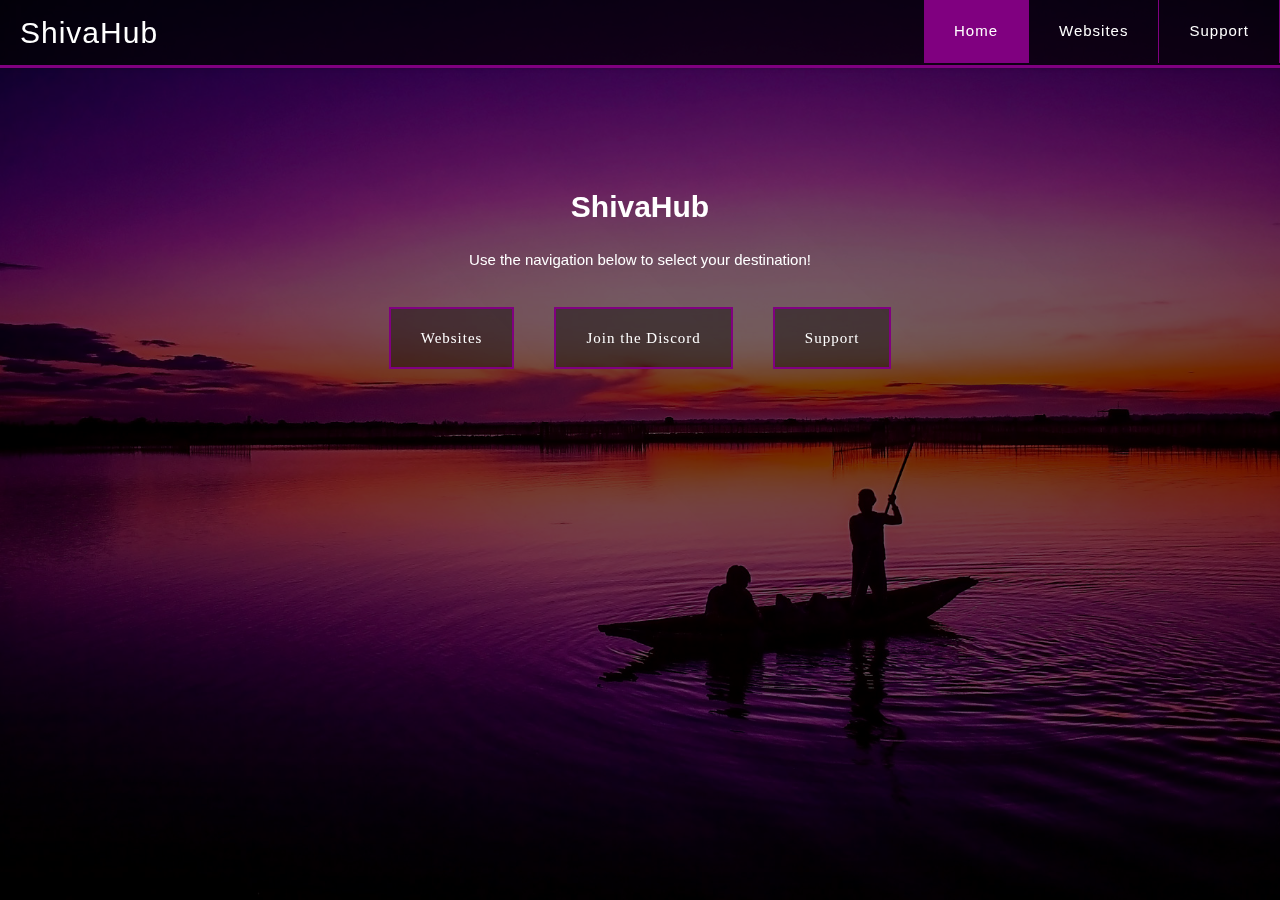
<file: index.html>
<!DOCTYPE html>
<html lang="en">
<head>
  <title>ShivaHub</title>
  <link rel="icon" href="./img/logo.png">
  <meta charset="UTF-8">
  <meta name="description" content="ShivaHub creates the highest quality free open-source anti-censorship services. We also have an extensive arcade and are community-driven.">
  <meta name="author" content="Titanium Network">
  <meta name="viewport" content="width=device-width, initial-scale=1.0">
  <link rel="stylesheet" href="./css/stylesheet.min.css">
  <link href="./font/fontawesome/css/all.css" rel="stylesheet">
  <link href="./img/logo.png" rel="icon" type="image/x-icon" />
  <script src="./js/bubble.js"></script>

</head>
  <body>
    <header class="header container">
      <a href="" class="logo">ShivaHub</a>
      <input class="menu-btn" type="checkbox" id="menu-btn" />
      <label class="menu-icon" for="menu-btn"><span class="navicon"></span></label>
      <ul class="menu">
        <li class="current"><a href="./index.html">Home</a></li>
        <li><a href="websites.html">W<span><h1 style="display:none">...</h1></span><span style='color: white'>ebsit</span>es</a></li>
        <li><a href="support.html">Support</a></li>
      </ul>
    </header>
      <div class="container">
        <div class="mainbodyindex">
          <h1>ShivaHub</h1>
          <p>Use the navigation below to select your destination!</p>
          <table><a href="websites.html" class="button_slide slide_diagonal">Websites</a>
		  <a href="https://discord.gg/5TzTHrk" class="button_slide slide_diagonal">Join the Discord</a>
          <a href="support.html" class="button_slide slide_diagonal">Support</a>
          </table>
      </div>
    </div>
  </body>
</html>
</file>
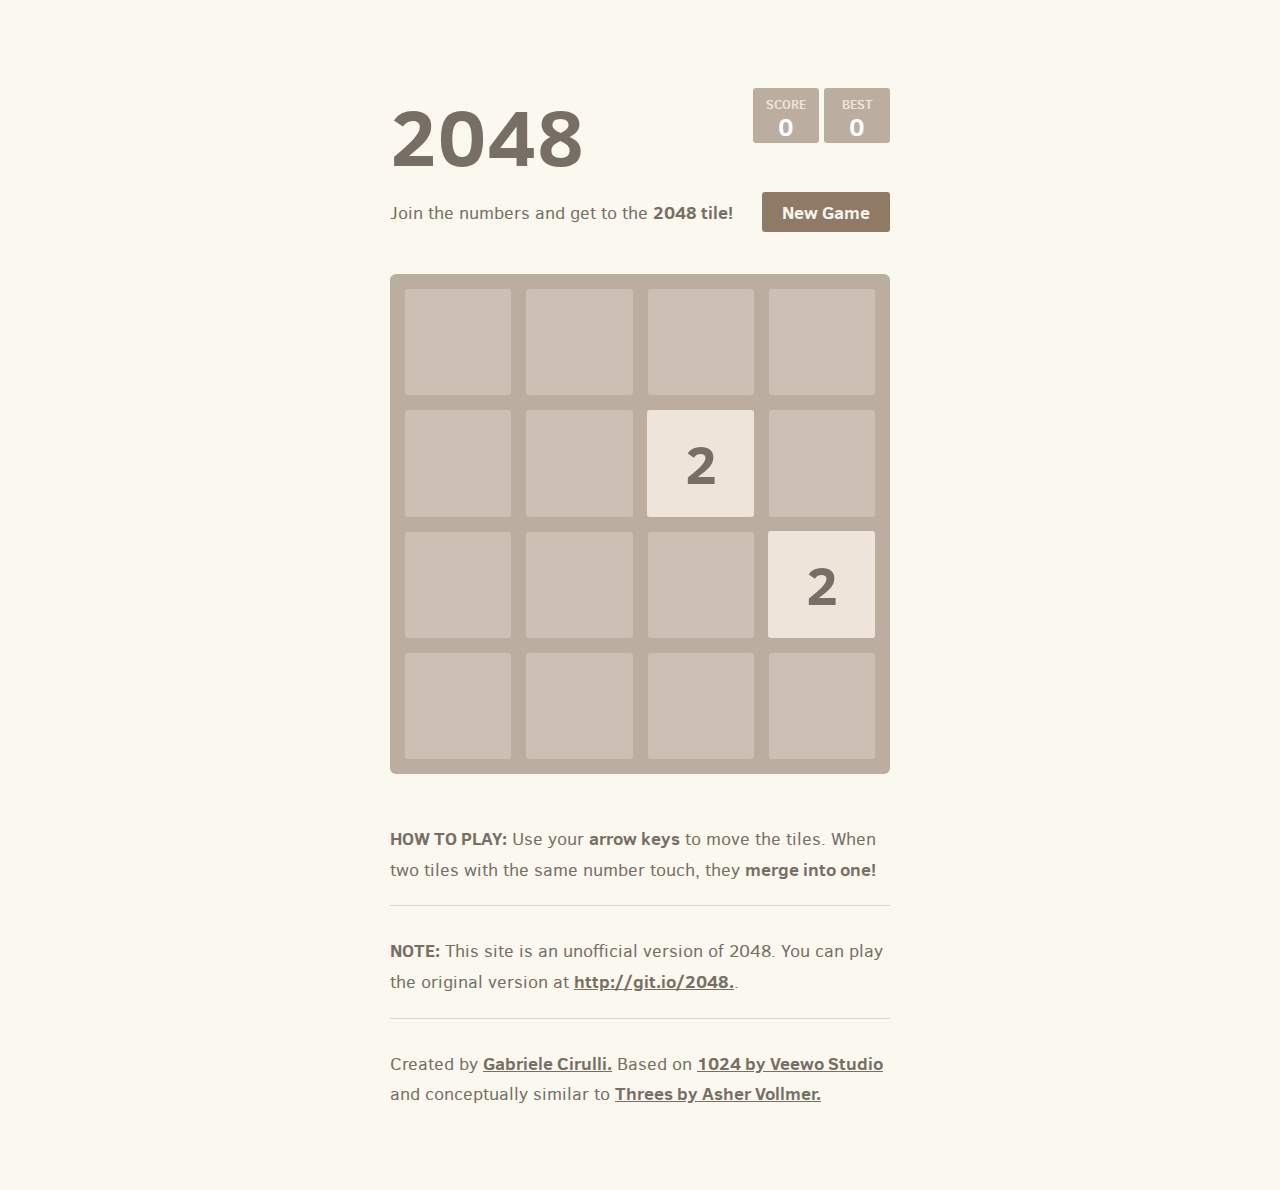
<file: gfiles/html5games/2048/index.html>
<!DOCTYPE html>
<html>
<head>
  <meta charset="utf-8">
  <title>2048</title>

  <link href="style/main.css" rel="stylesheet" type="text/css">
  <link rel="shortcut icon" href="favicon.ico">
  <link rel="apple-touch-icon" href="meta/apple-touch-icon.png">
  <link rel="apple-touch-startup-image" href="meta/apple-touch-startup-image-640x1096.png" media="(device-width: 320px) and (device-height: 568px) and (-webkit-device-pixel-ratio: 2)"> <!-- iPhone 5+ -->
  <link rel="apple-touch-startup-image" href="meta/apple-touch-startup-image-640x920.png"  media="(device-width: 320px) and (device-height: 480px) and (-webkit-device-pixel-ratio: 2)"> <!-- iPhone, retina -->
  <meta name="apple-mobile-web-app-capable" content="yes">
  <meta name="apple-mobile-web-app-status-bar-style" content="black">

  <meta name="HandheldFriendly" content="True">
  <meta name="MobileOptimized" content="320">
  <meta name="viewport" content="width=device-width, target-densitydpi=160dpi, initial-scale=1.0, maximum-scale=1, user-scalable=no, minimal-ui">
</head>
<body>
  <div class="container">
    <div class="heading">
      <h1 class="title">2048</h1>
      <div class="scores-container">
        <div class="score-container">0</div>
        <div class="best-container">0</div>
      </div>
    </div>

    <div class="above-game">
      <p class="game-intro">Join the numbers and get to the <strong>2048 tile!</strong></p>
      <a class="restart-button">New Game</a>
    </div>

    <div class="game-container">
      <div class="game-message">
        <p></p>
        <div class="lower">
	        <a class="keep-playing-button">Keep going</a>
          <a class="retry-button">Try again</a>
        </div>
      </div>

      <div class="grid-container">
        <div class="grid-row">
          <div class="grid-cell"></div>
          <div class="grid-cell"></div>
          <div class="grid-cell"></div>
          <div class="grid-cell"></div>
        </div>
        <div class="grid-row">
          <div class="grid-cell"></div>
          <div class="grid-cell"></div>
          <div class="grid-cell"></div>
          <div class="grid-cell"></div>
        </div>
        <div class="grid-row">
          <div class="grid-cell"></div>
          <div class="grid-cell"></div>
          <div class="grid-cell"></div>
          <div class="grid-cell"></div>
        </div>
        <div class="grid-row">
          <div class="grid-cell"></div>
          <div class="grid-cell"></div>
          <div class="grid-cell"></div>
          <div class="grid-cell"></div>
        </div>
      </div>

      <div class="tile-container">

      </div>
    </div>

    <p class="game-explanation">
      <strong class="important">How to play:</strong> Use your <strong>arrow keys</strong> to move the tiles. When two tiles with the same number touch, they <strong>merge into one!</strong>
    </p>
    <hr>
    <p>
    <strong class="important">Note:</strong> This site is an unofficial version of 2048. You can play the original version at <a href="http://git.io/2048">http://git.io/2048.</a>.
    </p>
    <hr>
    <p>
    Created by <a href="http://gabrielecirulli.com" target="_blank">Gabriele Cirulli.</a> Based on <a href="https://itunes.apple.com/us/app/1024!/id823499224" target="_blank">1024 by Veewo Studio</a> and conceptually similar to <a href="http://asherv.com/threes/" target="_blank">Threes by Asher Vollmer.</a>
    </p>
  </div>

  <script src="js/bind_polyfill.js"></script>
  <script src="js/classlist_polyfill.js"></script>
  <script src="js/animframe_polyfill.js"></script>
  <script src="js/keyboard_input_manager.js"></script>
  <script src="js/html_actuator.js"></script>
  <script src="js/grid.js"></script>
  <script src="js/tile.js"></script>
  <script src="js/local_storage_manager.js"></script>
  <script src="js/game_manager.js"></script>
  <script src="js/application.js"></script>
</body>
</html>
</file>
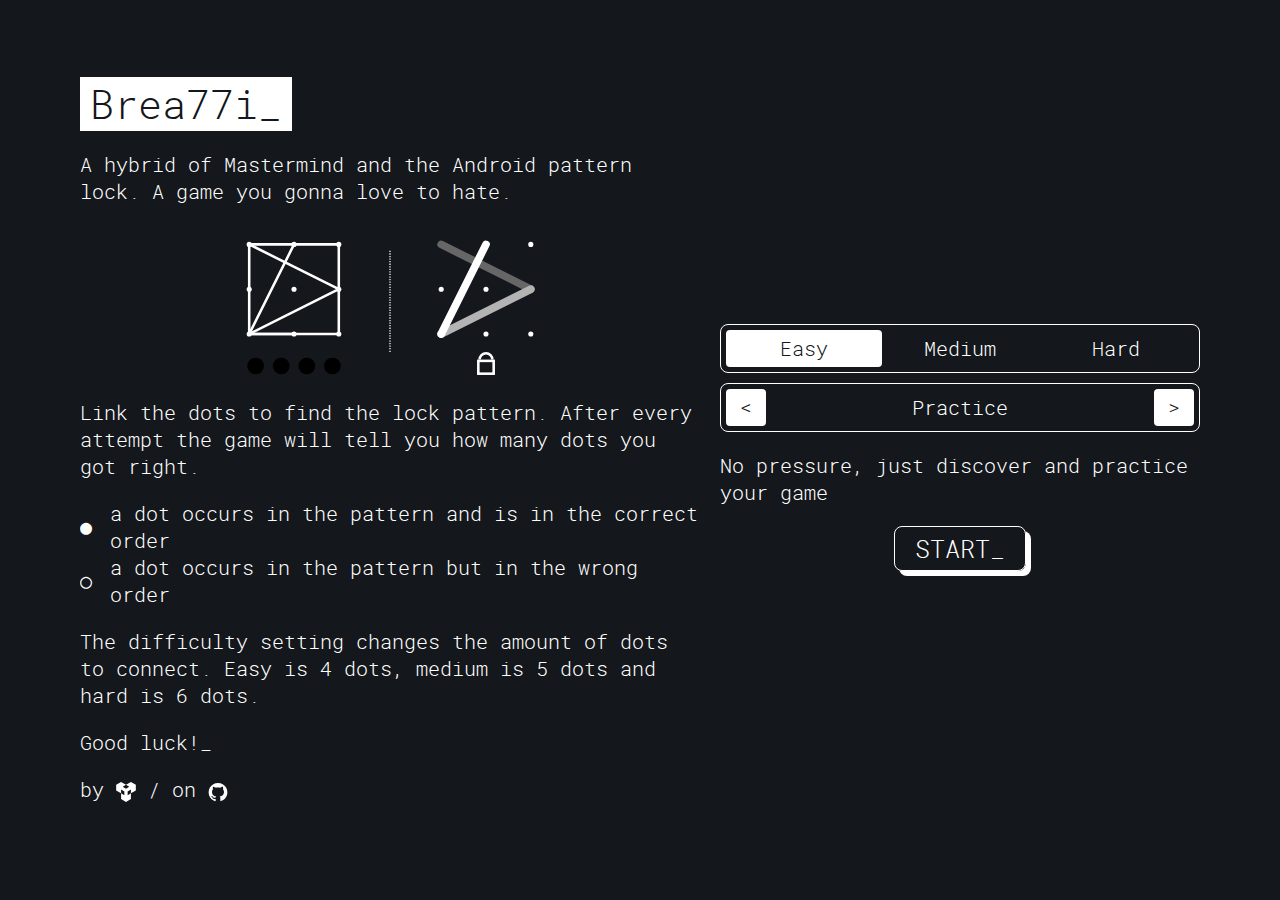
<file: gfiles/html5games/breaklock/index.html>
<!doctype html>
<html>
  <head>
    <title>BreakLock</title>
    <meta http-equiv="X-UA-Compatible" content="IE=edge">

    <link rel="shortcut icon" href="assets/favicon.ico">
    <meta name="theme-color" content="#14171b">

    <link rel="manifest" href="manifest.json">

    <!-- Add to home screen for Safari on iOS -->
    <link rel="apple-touch-icon" href="assets/icons/ios-180x180.png">
    <link rel="apple-touch-startup-image" href="assets/ios-startup/startup-640x1136.png" media="device-width: 375px">
    <link rel="apple-touch-startup-image" href="assets/ios-startup/startup-1080x1920.png" media="device-width: 414px">
    <link rel="apple-touch-startup-image" href="assets/ios-startup/startup-640x1136.png" media="(device-width: 320px) and (device-height: 568px)">
    <link rel="apple-touch-startup-image" href="assets/ios-startup/startup-640x960.png"  media="(device-width: 320px) and (device-height: 480px)">
    
    <meta name="apple-mobile-web-app-title" content="BreakLock">
    <meta name="apple-mobile-web-app-capable" content="yes">
    <meta name="apple-mobile-web-app-status-bar-style" content="black">

    <meta name="HandheldFriendly" content="True">
    <meta name="MobileOptimized" content="320">
    <meta name="viewport" content="width=device-width, initial-scale=1.0, maximum-scale=1, user-scalable=no, minimal-ui">

    <meta name="msapplication-TileImage" content="assets/icons/icon-144x144.png">
    <meta name="msapplication-TileColor" content="#14171b">

    <link rel="stylesheet" type="text/css" href="app.css">
  </head>

  <body>
    <!-- Intro -->
    <p id="app-intro" style="font-family: monospace; color: #fff;">
      $ ./breaklock start<br>
      Loading...
      <style type="text/css">
        body {
          background: #14171b;
        }
      </style>
    </p>

    <!-- Static content -->
    <div style="display: none;">
      <div id="instructions-template">
        <object class="introduction-demo" data="assets/intro.svg" type="image/svg+xml"></object>
        <p>Link the dots to find the lock pattern. After every attempt the game will tell you how many dots you got right.<p>
        <table>
          <tr>
            <td style="width:1.5em;">&#9679;</td>
            <td>a dot occurs in the pattern and is in the correct order</td>
          </tr>
          <tr>
            <td>&#9675;</td>
            <td>a dot occurs in the pattern but in the wrong order</td>
          </tr>
        </table>
        <p>The difficulty setting changes the amount of dots to connect. Easy is 4 dots, medium is 5 dots and hard is 6 dots.</p>
        <p>Good luck!_</p>
        <p class="small">by <a href="https://twitter.com/mxwllt"><svg class="icon"><use xmlns:xlink="http://www.w3.org/1999/xlink" xlink:href="#icon-maxwellito"></use></svg></a> / on <a href="https://github.com/maxwellito/breaklock"><svg class="icon"><use xmlns:xlink="http://www.w3.org/1999/xlink" xlink:href="#icon-github"></use></svg></a></p>
      </div>
    </div>

    <!-- SVG Icon definitions -->
    <svg xmlns="http://www.w3.org/2000/svg" style="display: none;">
      <symbol viewBox="0 0 128 128" id="icon-new_game">
        <path d="M111.5,120.5h-96c-4.418,0-8-3.582-8-8V16c0-3.236,1.949-6.153,4.938-7.391c2.991-1.237,6.432-0.554,8.718,1.734l48.5,48.5 c2.288,2.288,2.972,5.729,1.733,8.719S67.235,72.5,64,72.5H23.5v32h80v-80h-40c-4.418,0-8-3.582-8-8s3.582-8,8-8h48 c4.418,0,8,3.582,8,8v96C119.5,116.918,115.918,120.5,111.5,120.5z M23.5,56.5h21.187L23.5,35.313V56.5z"/>
      </symbol>
      <symbol viewBox="0 0 128 128" id="icon-back_home">
        <path d="M111.5,120.5h-96c-4.418,0-8-3.582-8-8V64c0-2.129,0.849-4.17,2.358-5.672l48.25-48C59.613,8.831,61.681,8.015,63.776,8 c2.123,0.007,4.157,0.858,5.652,2.365l47.875,48.25c1.907,1.922,2.639,4.569,2.196,7.047V112.5 C119.5,116.918,115.918,120.5,111.5,120.5z M23.5,104.5h80v-32h-40c-4.418,0-8-3.582-8-8s3.582-8,8-8h29.165L63.713,27.321 L23.5,67.326V104.5z"/>
      </symbol>
      <symbol viewBox="0 0 128 128" id="icon-continue">
        <path d="M15.5,120c-1.463,0-2.921-0.4-4.207-1.194C8.936,117.348,7.5,114.772,7.5,112V16c0-2.772,1.436-5.348,3.794-6.805 c2.359-1.458,5.304-1.591,7.784-0.35l96,48C117.788,58.2,119.5,60.97,119.5,64s-1.712,5.8-4.422,7.155l-96,48 C17.949,119.72,16.723,120,15.5,120z M23.5,28.944v70.111L93.611,64L23.5,28.944z"/>
      </symbol>
      <symbol viewBox="0 0 120 122" id="icon-maxwellito">
      	<polyline points="30,0 60,17.33 40,28.88 60,40.43 80,28.88 60,17.33 90,0 120,17.33 120,51.98 90,69.29 90,46.20 70,57.75 70,80.84 90,69.29 90,103.93 60,121.26 30,103.93 30,69.29 50,80.84 50,57.75 30,46.2 30,69.29 0,51.98 0,17.33" />
      </symbol>
      <symbol viewBox="0 0 128 128" id="icon-github">
      	<path d="M115.9,35.4c-5.3-9.2-12.6-16.5-21.8-21.8c-9.2-5.4-19.2-8-30.1-8c-10.9,0-20.9,2.7-30.1,8C24.7,18.9,17.4,26.2,12,35.4 c-5.3,9.2-8,19.3-8,30.1c0,13.1,3.8,24.9,11.4,35.3c7.7,10.4,17.5,17.7,29.6,21.7c1.4,0.3,2.5,0.1,3.1-0.5c0.7-0.6,1-1.4,1-2.4 v-4.2l-0.1-7l-1.8,0.3c-1.1,0.3-2.6,0.3-4.4,0.3c-1.7,0-3.6-0.2-5.4-0.5c-1.9-0.3-3.6-1.1-5.3-2.3c-1.6-1.2-2.7-2.8-3.4-4.8 L28,99.5c-0.5-1.2-1.3-2.5-2.5-4c-1.1-1.5-2.2-2.5-3.4-3l-0.5-0.4c-0.4-0.3-0.7-0.5-1-0.9c-0.3-0.4-0.5-0.7-0.7-1.1 c-0.1-0.4,0-0.7,0.4-0.9c0.4-0.3,1.2-0.4,2.2-0.4l1.6,0.3c1,0.2,2.3,0.8,3.8,1.8c1.6,1,2.8,2.4,3.8,4.1c1.2,2.1,2.6,3.7,4.3,4.8 c1.7,1.1,3.4,1.6,5.1,1.6c1.7,0,3.2-0.1,4.5-0.4c1.2-0.2,2.4-0.6,3.5-1.1c0.5-3.5,1.8-6.2,3.8-8c-3-0.3-5.6-0.8-8-1.4 c-2.4-0.7-4.8-1.6-7.3-3.1c-2.5-1.4-4.7-3.1-6.3-5.2c-1.6-2.1-3-4.8-4.1-8.2c-1.1-3.4-1.6-7.3-1.6-11.7c0-6.3,2.1-11.7,6.2-16.1 c-1.9-4.7-1.8-10,0.5-16c1.5-0.4,3.7-0.1,6.7,1.1c3,1.2,5.1,2.2,6.5,3c1.4,0.8,2.5,1.5,3.3,2.1c4.8-1.4,9.9-2,15-2 c5.1,0,10.1,0.7,15,2l3-1.9c2-1.3,4.4-2.5,7.2-3.5c2.7-1,4.9-1.4,6.3-0.8c2.4,5.9,2.6,11.2,0.7,15.9c4.1,4.5,6.2,9.9,6.2,16.1 c0,4.4-0.5,8.3-1.6,11.8c-1,3.4-2.4,6.1-4.1,8.2c-1.7,2-3.8,3.8-6.3,5.1c-2.6,1.5-5,2.5-7.4,3.1c-2.4,0.6-5,1.1-8,1.4 c2.7,2.4,4.1,6.1,4.1,11.1v16.5c0,0.9,0.3,1.7,1,2.4c0.7,0.6,1.6,0.8,3.1,0.5c12-4,21.9-11.2,29.6-21.7 c7.7-10.4,11.4-22.2,11.4-35.3C124,54.7,121.3,44.6,115.9,35.4L115.9,35.4z"/>
      </symbol>
      <symbol viewBox="0 0 128 128" id="icon-facebook">
        <path d="M16,16v96h51.164V74.451h-12.08v-13.99h12.08V50.144c0-11.973,7.312-18.493,17.994-18.493c5.115,0,9.514,0.381,10.795,0.552 v12.514l-7.408,0.003c-5.809,0-6.934,2.76-6.934,6.811v8.932h13.854l-1.803,13.99H81.611V112H112V16H16z"/>
      </symbol>
      <symbol viewBox="0 0 128 128" id="icon-twitter">
      	<path d="M128,24.3c-4.7,2.1-9.8,3.5-15.1,4.1c5.4-3.2,9.6-8.4,11.5-14.5c-5.1,3-10.7,5.2-16.7,6.4 C103,15.2,96.2,12,88.6,12c-14.5,0-26.3,11.8-26.3,26.3c0,2.1,0.2,4.1,0.7,6C41.2,43.2,21.9,32.7,8.9,16.8 C6.7,20.7,5.4,25.2,5.4,30c0,9.1,4.6,17.1,11.7,21.9c-4.3-0.1-8.4-1.3-11.9-3.3v0.3c0,12.7,9.1,23.3,21.1,25.7 c-2.2,0.6-4.5,0.9-6.9,0.9c-1.7,0-3.3-0.2-4.9-0.5c3.3,10.4,13,18,24.5,18.2c-9,7-20.3,11.2-32.6,11.2c-2.1,0-4.2-0.1-6.3-0.4 c11.6,7.5,25.4,11.8,40.2,11.8c48.3,0,74.7-40,74.7-74.7l-0.1-3.4C120,34.2,124.5,29.6,128,24.3z"/>
      </symbol>
    </svg>

    <noscript>
      <!--[if lte IE 6]>
        <p>
          If you read this it's probably because the world has rebooted. I don't know how but you arrived here. I'm sorry you cannot enjoy this little game but you will be able to in the not too distant future. Browsers will become incredibly better. Just before the world turns into chaos due to Nutella production shortages. Scientists will realise too late that Nutella was to humans what pollen is to bees. Don't believe the hype, the end didn't (or won't) happen because the 'left-pad' package got removed from NPM. Good luck.
        </p>
        <p>
          PS: If the world has ended, please tell thejameskyle that I loved him. Only his cat can save the world. (Shut the door)
        </p>
      <![endif]-->  
    </noscript>

    <script src="app.js"></script>
    <script type="text/javascript">

      // Set up service worker
      if ('serviceWorker' in navigator) {
        navigator.serviceWorker
          .register('service-worker.js', {scope: '.'});
      }

      // Easter Egg to get it full black
      // Awesome for OLED screens
      if (localStorage.getItem('isDeepBlack')) {
        document.body.classList.add('deepblack')
      }
    </script>
  </body>
</html>
</file>
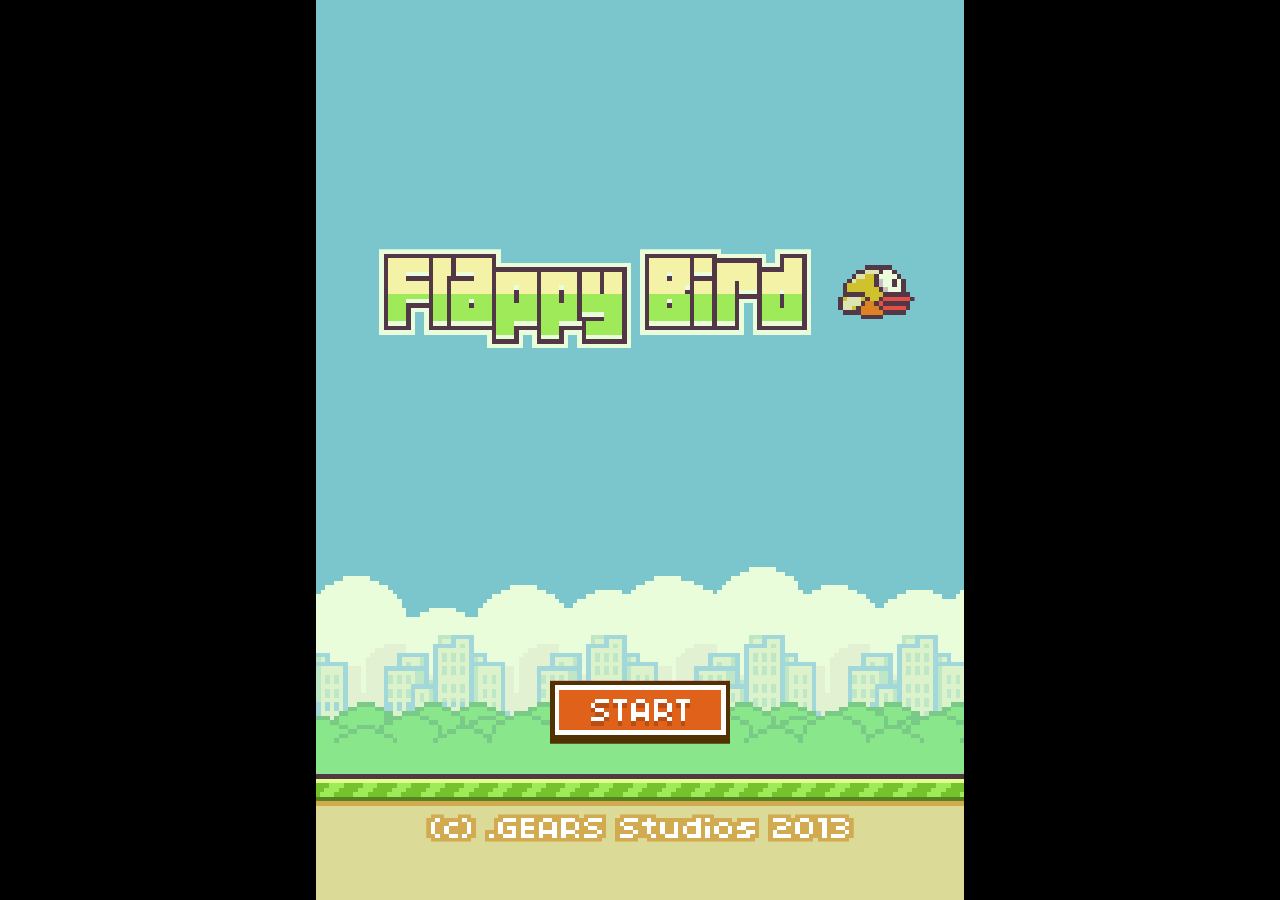
<file: gfiles/html5games/flappybird/index.html>
<!doctype html>
<html>
<head>
    <meta name='viewport' content='width=device-width, initial-scale=1, maximum-scale=1, minimum-scale=1, user-scalable=no' />
    <meta charset='utf-8'>
    <link rel="stylesheet" type="text/css" href="styles.css">
    <link rel="manifest" href="manifest.json">
    <style></style>
    <title>Flappy Bird</title>
    <script src="playcanvas-stable.min.js"></script>
    <script>
        ASSET_PREFIX = "";
        SCRIPT_PREFIX = "";
        SCENE_PATH = "404993.json";
        CONTEXT_OPTIONS = {
            'antialias': true,
            'alpha': false,
            'preserveDrawingBuffer': false,
            'preferWebGl2': true
        };
        SCRIPTS = [ 4554272, 4554207, 4554209, 4554213, 4554214, 4554217, 4554219, 4554270, 4554271, 4554273, 4554276, 4554277, 4554279, 4554281, 4831197 ];
        CONFIG_FILENAME = "config.json";
        INPUT_SETTINGS = {
            useKeyboard: true,
            useMouse: true,
            useGamepads: false,
            useTouch: true
        };
        pc.script.legacy = false;
    </script>
</head>
<body>
    <script src="__start__.js"></script>
    <script src="__loading__.js"></script>
</body>
</html>
</file>
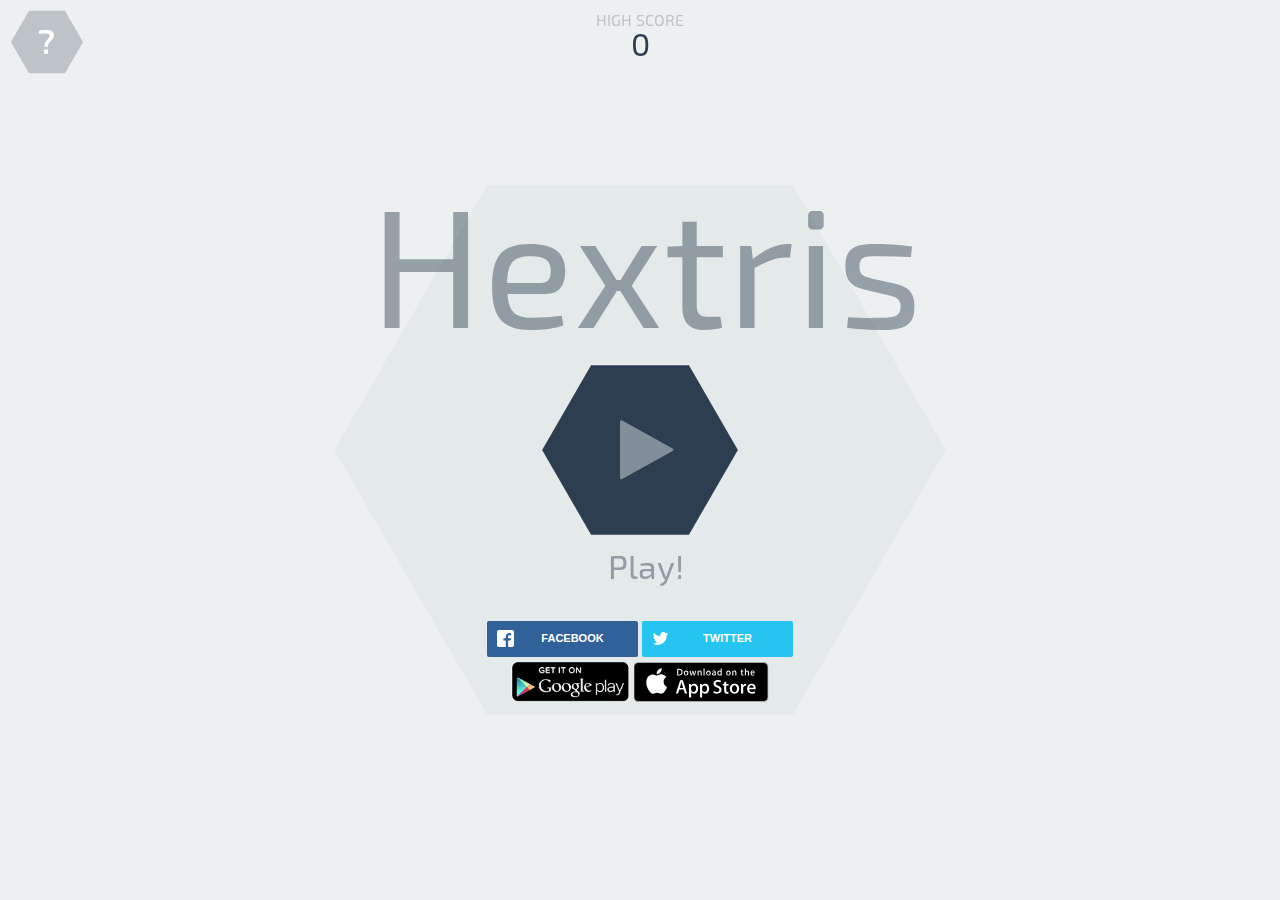
<file: gfiles/html5games/hextris/index.html>
<!DOCTYPE html>
<html lang='en'>
	<head>
		<title>Hextris</title>
		<meta name="apple-itunes-app" content="app-id=903769553"/>
		<meta name="viewport" content="width=device-width, initial-scale=1, maximum-scale=1, user-scalable=0, minimal-ui"/>
		<meta property="og:url" content="http://hextris.github.io/hextris/"/>
		<meta property="og:site_name" content="Hextris"/>
		<meta property="og:title" content="Hextris"/>
		<meta property="og:description" content="An addictive puzzle game inspired by Tetris."/>
		<meta property="og:type" content="website"/>
		<meta property="og:author" content="https://www.facebook.com/hextris"/>
		<meta property="og:image" content="http://hextris.github.io/hextris/images/facebook-opengraph.png"/>
		<meta property="og:image:width" content="1200"/>
		<meta property="og:image:height" content="630"/>
		<meta property="twitter:card" content="summary"/>
		<meta property="twitter:site" content="@hextris"/>
		<meta property="twitter:site:id" content="2742209678"/>
		<meta property="twitter:creator" content="@hextris"/>
		<meta property="twitter:creator:id" content="2742209678"/>
		<meta property="twitter:domain" content="http://hextris.github.io"/>
		<meta property="twitter:title" content="Hextris"/>
		<meta property="twitter:description" content="An addictive puzzle game inspired by Tetris."/>
		<meta property="twitter:image:src" content="http://hextris.github.io/hextris/images/twitter-opengraph.png"/>
		<meta property="twitter:image:width" content="512"/>
		<meta property="twitter:image:height" content="512"/>
		<meta property="twitter:app:id:iphone" content="id903769553">
		<meta property="twitter:app:id:ipad" content="id903769553">
		<meta property="twitter:app:id:googleplay" content="com.hextris.hextris">
		<meta property="twitter:app:country" content="us">
		<meta property="twitter:app:url:iphone" content="itunes.apple.com/us/app/id903769553?mt=8">
		<meta property="twitter:app:url:ipad" content="itunes.apple.com/us/app/id903769553?mt=8">
		<meta property="twitter:app:url:googleplay" content="https://play.google.com/store/apps/details?id=com.hextris.hextris">
		<link rel="icon" type="image/png" href="favicon.ico">
		<link href='http://fonts.googleapis.com/css?family=Exo+2' rel='stylesheet' type='text/css'>
		<link rel="stylesheet" href="style/fa/css/font-awesome.min.css">
		<link rel="stylesheet" type="text/css" href="style/style.css">
		<script type='text/javascript' src="vendor/hammer.min.js"></script>
		<script type='text/javascript' src="vendor/js.cookie.js"></script>
		<script type='text/javascript' src="vendor/jsonfn.min.js"></script>
		<script type='text/javascript' src="vendor/keypress.min.js"></script>
		<script type='text/javascript' src="vendor/jquery.js"></script>
		<script type='text/javascript' src="js/save-state.js"></script>
		<script type='text/javascript' src="js/view.js"></script>
		<script type='text/javascript' src="js/wavegen.js"></script>
		<script type='text/javascript' src="js/math.js"></script>
		<script type='text/javascript' src="js/Block.js"></script>
		<script type='text/javascript' src="js/Hex.js"></script>
		<script type='text/javascript' src="js/Text.js"></script>
		<script type='text/javascript' src="js/comboTimer.js"></script>
		<script type='text/javascript' src="js/checking.js"></script>
		<script type='text/javascript' src='js/update.js'></script>
		<script type='text/javascript' src='js/render.js'></script>
		<script type='text/javascript' src="js/input.js"></script>
		<script type='text/javascript' src="js/main.js"></script>
		<script type='text/javascript' src="js/initialization.js"></script>
		<script type='text/javascript' async src="https://hextris.io/scripts/a.js"></script>
		<script src="vendor/sweet-alert.min.js"></script>
		<link rel="stylesheet" href="style/rrssb.css"/>
	</head>
	<body>
		<canvas id="canvas"></canvas>
		<div id="overlay" class="faded overlay"></div>
		<div id='startBtn' ></div>
		<div id="helpScreen" class='unselectable'>
			<div id='inst_main_body'></div>
		</div>
		<img id="openSideBar" class='helpText' src="./images/btn_help.svg"/>
		<div class="faded overlay"></div>
		<img id="pauseBtn" src="./images/btn_pause.svg"/>
		<img id='restartBtn' src="./images/btn_restart.svg"/>
		<div id='HIGHSCORE'>HIGH SCORE</div>
		<script> (function(i,s,o,g,r,a,m){i['GoogleAnalyticsObject']=r;i[r]=i[r]||function(){ (i[r].q=i[r].q||[]).push(arguments)},i[r].l=1*new Date();a=s.createElement(o), m=s.getElementsByTagName(o)[0];a.async=1;a.src=g;m.parentNode.insertBefore(a,m) })(window,document,'script','//www.google-analytics.com/analytics.js','ga'); ga('create', 'UA-51272720-2', 'auto'); ga('send', 'pageview');
		</script>
		<div id='highScoreInGameText'>
			<div id='highScoreInGameTextHeader'>HIGH SCORE</div><div id='currentHighScore'>10292</div>
		</div>
		<div id="gameoverscreen">
			<div id='container'>
				<div id='gameOverBox' class='GOTitle'>GAME OVER</div>
				<div id='cScore'>1843</div>
				<div id='highScoresTitle' class='GOTitle'>HIGH SCORES</div>
				<div class='score'><span class='scoreNum'>1.</span> <div id="1place" style="display:inline;">0</div></div>
				<div class='score'><span class='scoreNum'>2.</span> <div id="2place" style="display:inline;">0</div></div>
				<div class='score'><span class='scoreNum'>3.</span> <div id="3place" style="display:inline;">0</div></div>
			</div>
			<div id='bottomContainer'>
				<img id='restart' src='./images/btn_restart.svg' height='57px'>
				<div id='socialShare'>
					<?xml version="1.0" encoding="UTF-8" standalone="no"?>
					<svg width="224.6377px" height="57px"  viewBox="0 0 255 65" version="1.1" xmlns="http://www.w3.org/2000/svg" xmlns:xlink="http://www.w3.org/1999/xlink">
						<title>Share button</title>
						<defs>
						</defs>
						<g id="Page-1" stroke="none" stroke-width="1" fill="none" fill-rule="evenodd" sketch:type="MSPage">
							<g id="Game-over-" sketch:type="MSArtboardGroup" transform="translate(-95.000000, -565.000000)">
								<g id="Share-button" sketch:type="MSLayerGroup" transform="translate(95.000000, 565.000000)">
								<a style="cursor:pointer;"class="popup" onclick="window.open('https://twitter.com/intent/tweet?text=Can you beat my score of '+ score +' points at&button_hashtag=hextris ? http://hextris.github.io/hextris @hextris','name','width=600,height=400')" ><polygon  id="Score-hex-2" fill="#3498DB" sketch:type="MSShapeGroup" transform="translate(127.661316, 32.500000) rotate(-90.000000) translate(-127.661316, -32.500000) " points="127.661316 -94.814636 160.137269 -76.064636 160.137269 141.064636 127.661317 159.814636 95.185364 141.064636 95.1853635 -76.064636 "></polygon></a>
									<text style="cursor:pointer;"class="popup" onclick="window.open('https://twitter.com/intent/tweet?text=Can you beat my score of '+ score +' points at&button_hashtag=hextris ? http://hextris.github.io/hextris @hextris','name','width=600,height=400')" id="SHARE-MY-SCORE!" sketch:type="MSTextLayer" font-family="Exo" font-size="16" font-weight="420" fill="#FFFFFF">
										<tspan x="67" y="39">SHARE MY SCORE!</tspan>
									</text>
								</g>
							</g>
						</g>
					</svg>
				</div>
				<div id='buttonCont'>
					<ul class="rrssb-buttons">
						<li class="rrssb-facebook">
							<a href='http://www.facebook.com/sharer.php?s=100
								&p[url]=hextris.io' class="popup">
								<span class="rrssb-icon">
									<svg xmlns="http://www.w3.org/2000/svg" preserveAspectRatio="xMidYMid" width="29" height="29" viewBox="0 0 29 29">
										<path d="M26.4 0H2.6C1.714 0 0 1.715 0 2.6v23.8c0 .884 1.715 2.6 2.6 2.6h12.393V17.988h-3.996v-3.98h3.997v-3.062c0-3.746 2.835-5.97 6.177-5.97 1.6 0 2.444.173 2.845.226v3.792H21.18c-1.817 0-2.156.9-2.156 2.168v2.847h5.045l-.66 3.978h-4.386V29H26.4c.884 0 2.6-1.716 2.6-2.6V2.6c0-.885-1.716-2.6-2.6-2.6z"
										class="cls-2" fill-rule="evenodd"/>
									</svg>
								</span>
								<span class="rrssb-text">facebook</span>
							</a>
						</li>
						<li class="rrssb-twitter">
							<a href="http://twitter.com/home?status=Play Hextris! - http://hextris.github.io/ #hextris"
							class="popup">
								<span class="rrssb-icon">
									<svg xmlns="http://www.w3.org/2000/svg" width="28" height="28" viewBox="0 0 28 28">
										<path d="M24.253 8.756C24.69 17.08 18.297 24.182 9.97 24.62c-3.122.162-6.22-.646-8.86-2.32 2.702.18 5.375-.648 7.507-2.32-2.072-.248-3.818-1.662-4.49-3.64.802.13 1.62.077 2.4-.154-2.482-.466-4.312-2.586-4.412-5.11.688.276 1.426.408 2.168.387-2.135-1.65-2.73-4.62-1.394-6.965C5.574 7.816 9.54 9.84 13.802 10.07c-.842-2.738.694-5.64 3.434-6.48 2.018-.624 4.212.043 5.546 1.682 1.186-.213 2.318-.662 3.33-1.317-.386 1.256-1.248 2.312-2.4 2.942 1.048-.106 2.07-.394 3.02-.85-.458 1.182-1.343 2.15-2.48 2.71z"
										/>
									</svg>
								</span>
								<span class="rrssb-text">twitter</span>
							</a>
						</li>
				</ul>
					<div id='badges'>
						<a href="https://play.google.com/store/apps/details?id=com.hextris.hextris" ><img id='androidBadge' src='images/android.png'/></a>
						<a href ="https://itunes.apple.com/us/app/hextris/id903769553?mt=8"><img id='iOSBadge'  src='images/appstore.svg'/></a>
					</div>
				</div>
			</div>
		</div>
			<script type="text/javascript">
				(function addRussianSocialShare(){
					var lang=navigator.language || navigator.userLanguage;
					if (lang.substr(0, 2) == 'ru') {
						$('.rrssb-facebook').remove();
						var n=$.parseHTML('<li class="rrssb-vk"><a href="http://vk.com/share.php?url=http://kurtnoble.com/labs/rrssb/index.html" class="popup"><span class="rrssb-icon"><svg xmlns="http://www.w3.org/2000/svg" width="28" height="28" viewBox="70 70 378.7 378.7"><path d="M254.998 363.106h21.217s6.408-.706 9.684-4.23c3.01-3.24 2.914-9.32 2.914-9.32s-.415-28.47 12.796-32.663c13.03-4.133 29.755 27.515 47.482 39.685 13.407 9.206 23.594 7.19 23.594 7.19l47.407-.662s24.797-1.53 13.038-21.027c-.96-1.594-6.85-14.424-35.247-40.784-29.728-27.59-25.743-23.126 10.063-70.85 21.807-29.063 30.523-46.806 27.8-54.405-2.596-7.24-18.636-5.326-18.636-5.326l-53.375.33s-3.96-.54-6.892 1.216c-2.87 1.716-4.71 5.726-4.71 5.726s-8.452 22.49-19.714 41.618c-23.77 40.357-33.274 42.494-37.16 39.984-9.037-5.842-6.78-23.462-6.78-35.983 0-39.112 5.934-55.42-11.55-59.64-5.802-1.4-10.076-2.327-24.915-2.48-19.046-.192-35.162.06-44.29 4.53-6.072 2.975-10.757 9.6-7.902 9.98 3.528.47 11.516 2.158 15.75 7.92 5.472 7.444 5.28 24.154 5.28 24.154s3.145 46.04-7.34 51.758c-7.193 3.922-17.063-4.085-38.253-40.7-10.855-18.755-19.054-39.49-19.054-39.49s-1.578-3.873-4.398-5.947c-3.42-2.51-8.2-3.307-8.2-3.307l-50.722.33s-7.612.213-10.41 3.525c-2.488 2.947-.198 9.036-.198 9.036s39.707 92.902 84.672 139.72c41.234 42.93 88.048 40.112 88.048 40.112"/></svg></span><span class="rrssb-text">vk.com</span></a></li>');
						$('.rrssb-buttons').prepend(n);
					}})()
			</script>
		<script type="text/javascript" src='vendor/rrssb.min.js'></script>
	</body>
</html>
</file>
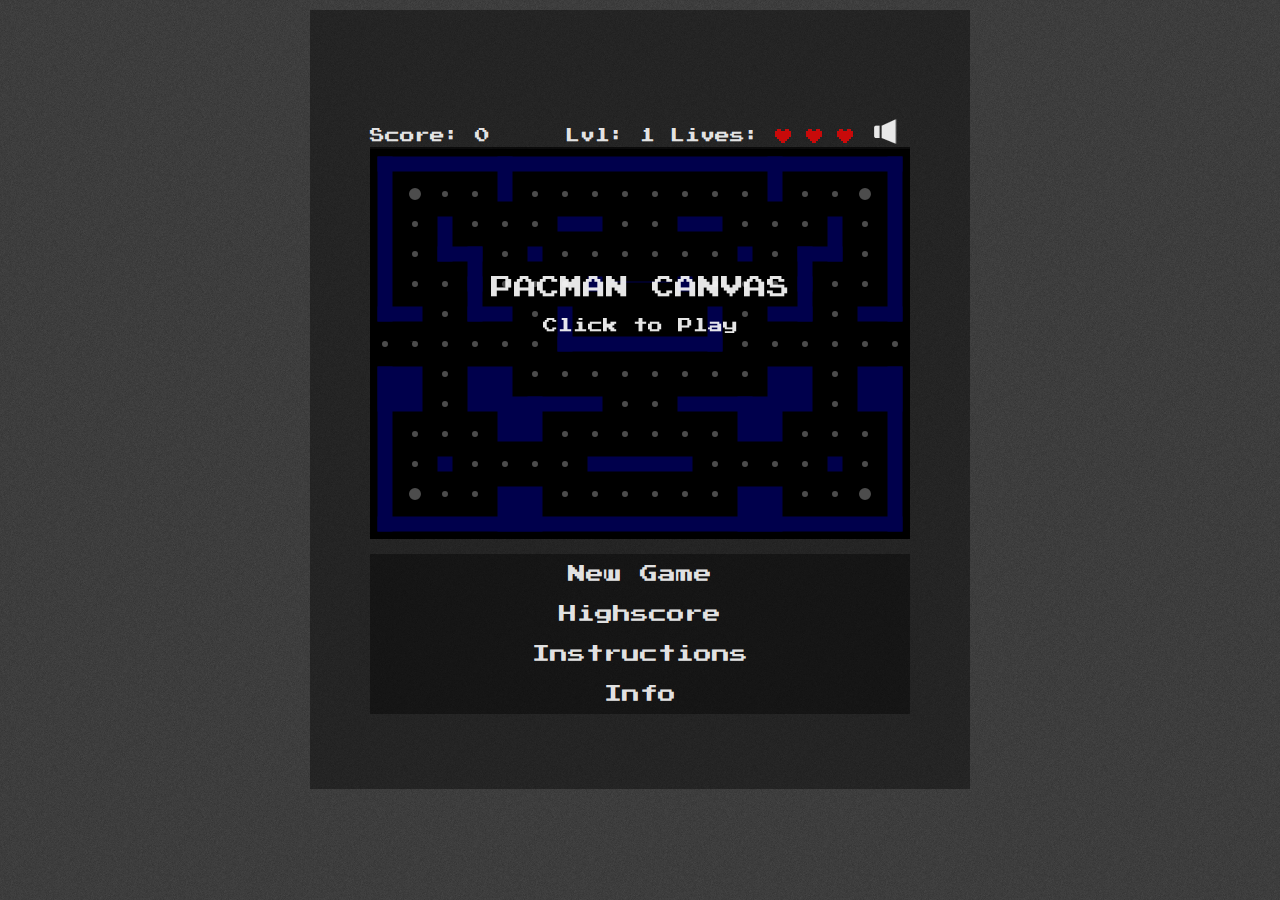
<file: gfiles/html5games/pacman/index.htm>
<!DOCTYPE html>

<!--<html lang="en">-->
<html lang="en" manifest="cache.manifest">
<head>
	<meta charset="utf-8" />
	<title>Pacman in HTML 5 Canvas</title>
	<link rel="stylesheet" href="style.css">
	<link rel="stylesheet" href="pacman-canvas.css">
	<link rel="manifest" href="manifest.json">


	<!-- SEO Stuff -->
    <meta name="description" content="Play Pacman Canvas for free on your desktop or mobile. This whole game is open source an was created in HTML5." />
    <link rel="canonical" href="http://pacman.platzh1rsch.ch/" />
    <meta name="author" content="platzh1rsch.ch" />
    <meta name="publisher" content="platzh1rsch.ch" />
    <meta name="copyright" content="&copy; Copyright (c) platzh1rsch.ch" />
    <meta name="robots" content="index,follow" />
    <meta http-equiv="content-language" content="de">
    <meta name="language" content="de">
    <meta name="page-topic" content="Games/Arcade" />

    <meta content="National" name="distribution" />
    <meta content="pacman.platzh1rsch.ch" name="target" />

   	<!-- Facebook Open Graph Information -->
	<meta property="og:image" content="http://pacman.platzh1rsch.ch/img/Icon-200x200.png"/>
    <meta property="og:title" content="Pacman Canvas in HTML5" />
	<meta property="og:description" content="Play Pacman Canvas for free on your desktop or mobile. This whole game is open source an was created in HTML5." />
    <meta property="og:url" content="http://pacman.platzh1rsch.ch/" />
    <meta property="og:site_name" content="Pacman Canvas in HTML5" />
	<meta property="og:locale" content="en_US" />

	<!-- site icons -->
	<link rel="shortcut icon" href="img/Icon-130x130.png" />
	<link rel="apple-touch-icon" href="img/Icon-130x130.png" />

    <meta property="og:image" content="http://pacman.platzh1rsch.ch/img/Icon-130x130.png"/>

	<!-- AppsFuel verification code -->
	<meta name="appsfuel_code" content="83d3cedc1050a5c"/>
	
	<!-- Mobile Viewport -->
	<meta name="viewport" content="width=device-width, initial-scale=1, maximum-scale=1, user-scalable=0"/>
	
	<!-- Apple Mobile Web Capability -->
	<meta name="apple-mobile-web-app-capable" content="yes" />
	
	<!-- Script -->
	<script src="js/jquery-1.10.2.min.js" type="text/javascript"></script>
	<script src="js/jquery.hammer.min.js" type="text/javascript"></script>
	
	<!-- Google Analytics -->
	<script type="text/javascript">

	  var _gaq = _gaq || [];
	  _gaq.push(['_setAccount', 'UA-28993174-1']);
	  _gaq.push(['_setDomainName', 'pacman.platzh1rsch.ch']);
	  _gaq.push(['_trackPageview']);

	  (function() {
		var ga = document.createElement('script'); ga.type = 'text/javascript'; ga.async = true;
		ga.src = ('https:' == document.location.protocol ? 'https://ssl' : 'http://www') + '.google-analytics.com/ga.js';
		ga.src = ('https:' == document.location.protocol ? 'https://ssl' : 'http://www') + '.google-analytics.com/ga.js';
		var s = document.getElementsByTagName('script')[0]; s.parentNode.insertBefore(ga, s);
	  })();
	</script>
	
</head>

<body>

<div class="container">
<div class="main">


<!-- Display this message if Javascript is disabled -->
<noscript>
<h2>Enable Javascript!</h2>
<p>This HTML 5 app requires Javascript to run. Please check that Javascript is enabled in your browser.</p>
</noscript>

<!-- Highscore -->
<div class="content" id="highscore-content">
	<div class="button" id="back">&lt; back</div>
	<div>
		<h1>Highscore</h1>
		<p>
			<ol id="highscore-list">
				
			</ol>
		</p>
	</div>
</div>

<!-- INSTRUCTIONS -->
<div class="content" id="instructions-content">
	<div class="button" id="back">&lt; back</div>
	<div>
		<h1>Instructions</h1>
		<div class="nomobile">
			<h2>Controls</h2>
			<p>Use your arrow keys or [W,A,S,D] keys to navigate pacman.</p>
			<p>To pause / resume the game press [SPACE] or [ESC] or just click into the game area.</p>
		</div>
		<div class="mobile">
			<h2>Controls</h2>
			<p>Use swipe gestures to navigate pacman.</p>
			<p>Alternatively use the Arrow Buttons underneath the game area to navigate pacman.</p>
			<p>To pause / resume the game, touch the game area once.</p>
		</div>

		<div>
			<h2>Ghosts</h2>
			<p>Ghosts are creatures that hunt pacman and will kill him if they catch him.</p>
			<p>Every ghost has its own strategy to chase down pacman.</p>
			<h3>Inky<img src="img/inky.svg" class="pull-right"></h3>
			Inky will stay in the ghost house until pacman has eaten at least 30 pills.	His home is the bottom right corner.
			<h3>Blinky <img src="img/blinky.svg" class="pull-right"></h3>
			Blinky is the most agressive of the 4 ghosts. He will start chasing pacman right away, and aim directly at him. His home is the upper right corner.
			<h3>Pinky<img src="img/pinky.svg" class="pull-right"></h3>
			Pinky will start chasing pacman right away, he will always aim 4 fields ahead and 4 fields left of pacman. His home is the upper left corner.
			<h3>Clyde<img src="img/clyde.svg" class="pull-right"></h3>
			Inky will stay in the ghost house until pacman has eaten at least 2/3 of all pills. His home is the bottom left corner.
		</div>

		<div>
			<h2>Ghost moods</h2>
			The ghosts have two different moods that change the way they act during the game.
			<h3>Scatter mood</h3>
			<p>This is the default mood. When ghosts are in scatter mood, they will just go to their home corner and stay there.</p>
			<img src="img/instructions/instructions_scatter.PNG">
			<h3>Chase mood</h3>
			<p>After a certain time the ghosts change their mood and want to go chasing pacman. This is indicated through the walls turning red.</p>
			<img src="img/instructions/instructions_chase.PNG">
		</div>

		<div>
			<h2>Items</h2>
			<h3>Pills</h3>
			<p>The goal of every level is, to eat all the white pills without getting catched by the ghosts. One pill results in 10 points.</p>
			<h3>Powerpills</h3>
			<p>In every level there are 4 powerpills, which are a bit bigger than the regular ones. If Pacman eats those, he will get strong enough to eat the ghosts. You can see this indicated by the ghosts turning blue. One powerpill results in 50 points.</p>
			<img src="img/instructions/instructions_powerpill.PNG">
			<p>Eating a ghost results in 100 points. The soul of the ghost will return to the ghost house before starting to chase Pacman again.</p>
		</div>

	</div>
</div>

<!-- Info -->
<div class="content" id="info-content">
	<div class="button" id="back">&lt; back</div>
	<div>
		<h1>Info</h1>
		<p>Current Version: 0.91 (15.01.2016) (<a href="#" id="updateCode">get latest</a>)</p>
		<img src="img/platzh1rsch-logo.png">
		<p>Pacman Canvas is Open Source, written by <a href="http://platzh1rsch.ch">platzh1rsch</a>. You can get the code on <a target="_blank" href="https://github.com/platzhersh/pacman-canvas" target="_blank">github</a>.</p>
		<p>If you have any suggestions how to make this app better, please post your suggestion / request on <a target="_blank" href="https://platzh1rsch.uservoice.com/">uservoice</a>.</p>
		<p>
	</div>
</div>



<!-- main game content -->
<div class="content" id="game-content">

		<!-- Google AdSense -->
		<div id="adsense">
			<script async src="//pagead2.googlesyndication.com/pagead/js/adsbygoogle.js"></script>
			<ins class="adsbygoogle"
			     style="display:inline-block;width:320px;height:50px"
			     data-ad-client="ca-pub-0176206735745791"
			     data-ad-slot="6492298622"></ins>
			<script>
			(adsbygoogle = window.adsbygoogle || []).push({});
			</script>
		</div>
	
	
	<!-- main game content -->
	<div class="game wrapper">
	
		<div class="score">Score:</div>
		<div class="level">Lvl:</div>
		<div class="lives">Lives: </div>
		
		<div class="controlSound">
			<img src="img/audio-icon-mute.png" id="mute">
		</div>
		<!-- canvas is splitted into 18x13 fields -->
		<div id="canvas-container">
			<div id="canvas-overlay-container">
				<div id="canvas-overlay-content">
					<div id="title">Pacman Canvas</div>
					<div><p id="text">Click to Play</p></div>
				</div>
			</div>
			<canvas id="myCanvas" width="540" height="390">
			<p>Canvas not supported</p>
			</canvas>
		</div>

		<div class="controls" id="game-buttons">
		<!-- Will be moved to Instructions 
		<p class="nomobile">Use W-A-S-D keys to navigate Pac-Man</p>
		-->
		
			<!-- OLD Buttons -->
			<div>
				<span id="up" class="controlButton">&uarr;</span>
			</div>
			<div>
				<span id="left" class="controlButton">&larr;</span>
				<span id="down" class="controlButton">&darr;</span>
				<span id="right" class="controlButton">&rarr;</span>
			</div>
			
		</div>
		<!-- inGame Controls End -->
		
		<!-- Game Menu -->		
		<div class="controls" id="menu-buttons">
			<ul>
				<li class="button" id="newGame">New Game</li>
				<li class="button" id="highscore">Highscore</li>
				<li class="button" id="instructions">Instructions</li>
				<li class="button" id="info">Info</li>
			</ul>
			
		</div>
		<!-- Game Menu End -->
		
	</div>
		
	<div class="description nomobile">
		<p>This whole thing was written in HTML5, CSS3 and Javascript (using small bits of jquery). For the basics I was following the <a href="http://devhammer.net/blog/exploring-html5-canvas-part-1---introduction" target="_blank">"Exploring HTML5 Canvas"</a> Tutorials (Part 1 - 6) by Devhammer. Thanks for the great Tutorial!</a>
		<p>For some other stuff, like how to write objectorientated javascript I was following the tutorials over at <a href="http://www.codecademy.com/" target="_blank">http://www.codecademy.com/</a>, which is a really great site to learn Javascript and also other languages.</a>
		<p>If you understand German you can also read my blogpost about this site: <a href="http://blog.platzh1rsch.ch/2012/08/pacman-in-html5-canvas.html">"Pacman in HTML5 Canvas"</a>.</p>
		
		<span id="audio">
			<audio id="theme" preload="auto">
				<source src="wav/theme.wav" type="audio/wav">
				<source src="mp3/theme.mp3" type="audio/mpeg">
			</audio>
			<audio id="waka" preload="auto">
				<source src="wav/waka.wav" type="audio/wav">
				<source src="mp3/waka.mp3" type="audio/mpeg">
			</audio>
			<audio id="die" preload="auto">
				<source src="wav/die.wav" type="audio/wav">
				<source src="mp3/die.mp3" type="audio/mpeg">
			</audio>
			<audio id="powerpill" preload="auto">
				<source src="wav/powerpill.wav" type="audio/wav">
				<source src="mp3/powerpill.mp3" type="audio/mpeg">
			</audio>
		</span>
		
		
	</div>

</div>
</div>
</div>

	<script src="pacman-canvas.js" type="text/javascript"></script>


</body>
</html>
</file>
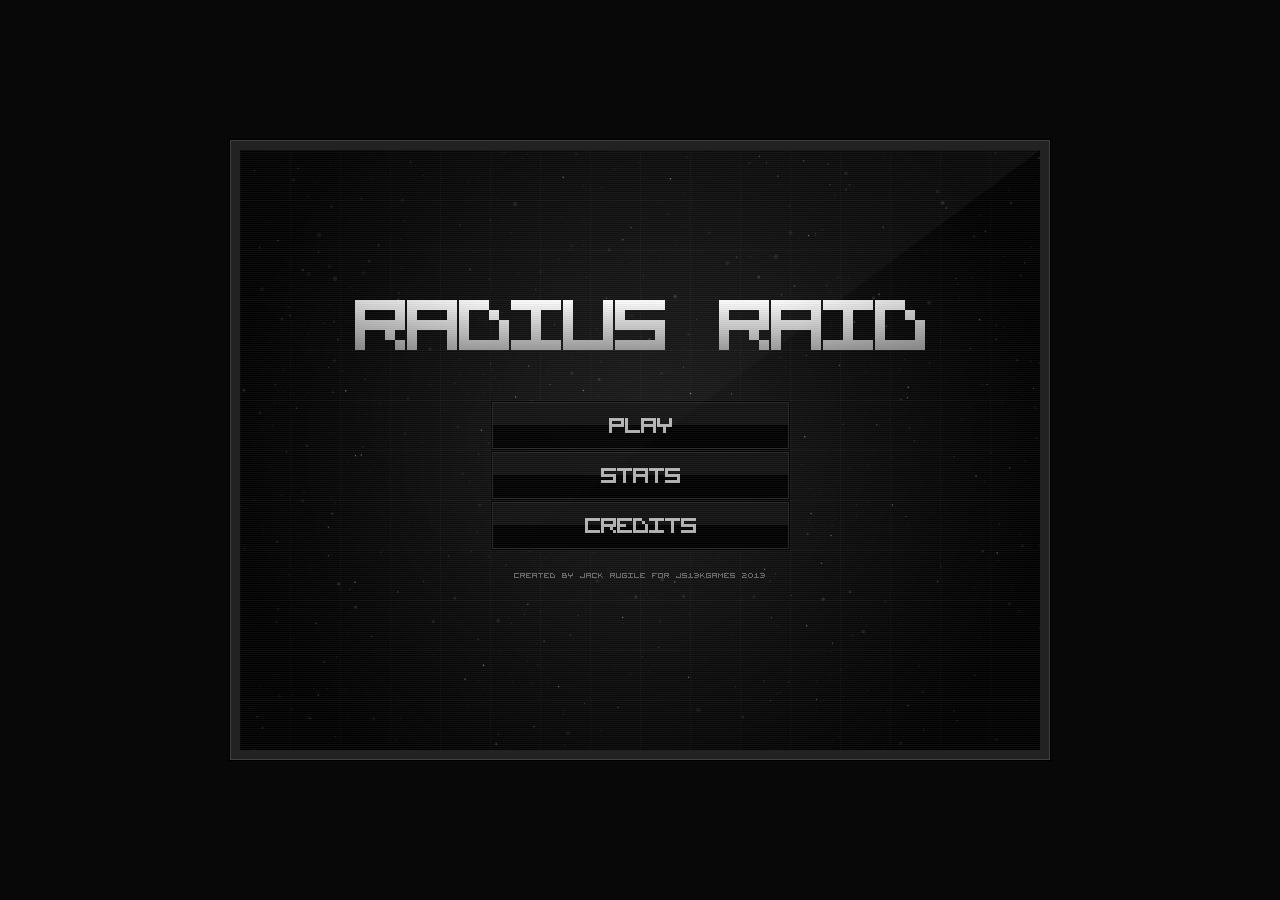
<file: gfiles/html5games/radius-raid/index.html>
<!doctype html>
<html>
	<head>
		<title>Radius Raid</title>
		<link rel="shortcut icon" id="favicon" />

		<style>
			body {
				background: #080808;
			}

			#wrap {
				background: #222;
				box-shadow: inset 0 0 0 1px #404040, 0 0 0 1px #000;
				left: 50%;
				opacity: 0;
				padding: 10px;		
				position: absolute;
				top: 50%;
				transition: opacity 1.5s;
			}

			.loaded #wrap {				
				opacity: 1;			
			}

			#wrap-inner {
				background: #000;				
				overflow: hidden;
				position: relative;				
			}

			canvas {
				cursor: crosshair;
				display: block;
				left: 0;
				position: absolute;
				top: 0;
			}
		</style>
	</head>
	<body>
		<div id="wrap">
			<div id="wrap-inner">
				<canvas id="cbg1"></canvas>
				<canvas id="cbg2"></canvas>
				<canvas id="cbg3"></canvas>
				<canvas id="cbg4"></canvas>
				<canvas id="cmg"></canvas>
				<canvas id="cfg"></canvas>
			</div>
		</div>
		<script>var $ = {};</script>
		<script src="js/jsfxr.js"></script>
		<script src="js/util.js"></script>
		<script src="js/storage.js"></script>
		<script src="js/definitions.js"></script>
		<script src="js/audio.js"></script>		
		<script src="js/text.js"></script>
		<script src="js/hero.js"></script>
		<script src="js/enemy.js"></script>
		<script src="js/bullet.js"></script>
		<script src="js/explosion.js"></script>
		<script src="js/powerup.js"></script>
		<script src="js/particle.js"></script>
		<script src="js/particleemitter.js"></script>
		<script src="js/textpop.js"></script>
		<script src="js/levelpop.js"></script>
		<script src="js/button.js"></script>
		<script src="js/game.js"></script>
	</body>
</html>
</file>
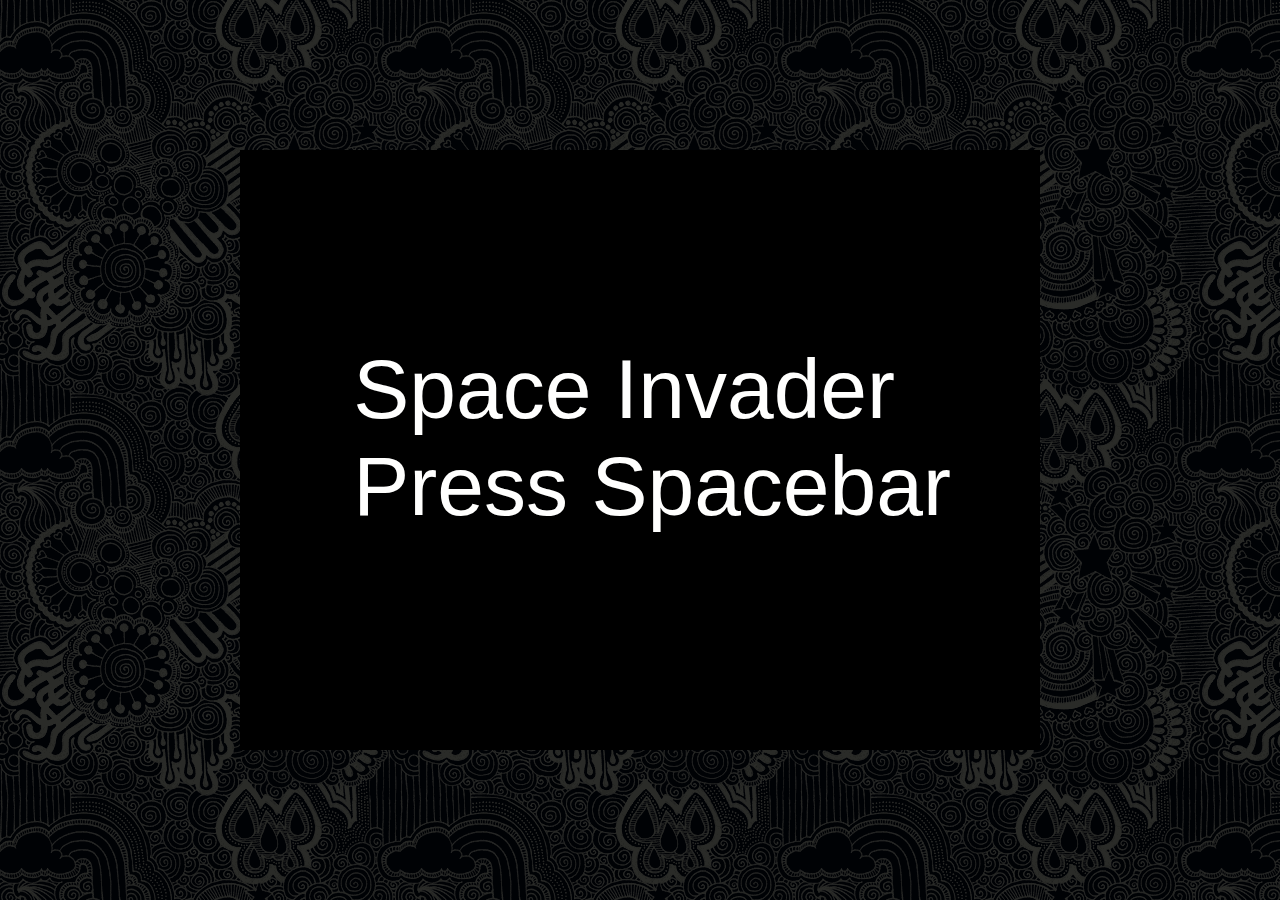
<file: gfiles/html5games/spaceinvaders/index.html>
<!DOCTYPE html>
<html>
<head lang="en">
    <meta charset="UTF-8">
    <title>Space Invaders</title>
    <link rel="stylesheet" href="assets/css/style.css">
    <script data-main="assets/javascript/main" src="assets/javascript/lib/require.js"></script>
</head>
<body>
    <div id="game">
    </div>
</body>
</html>
</file>
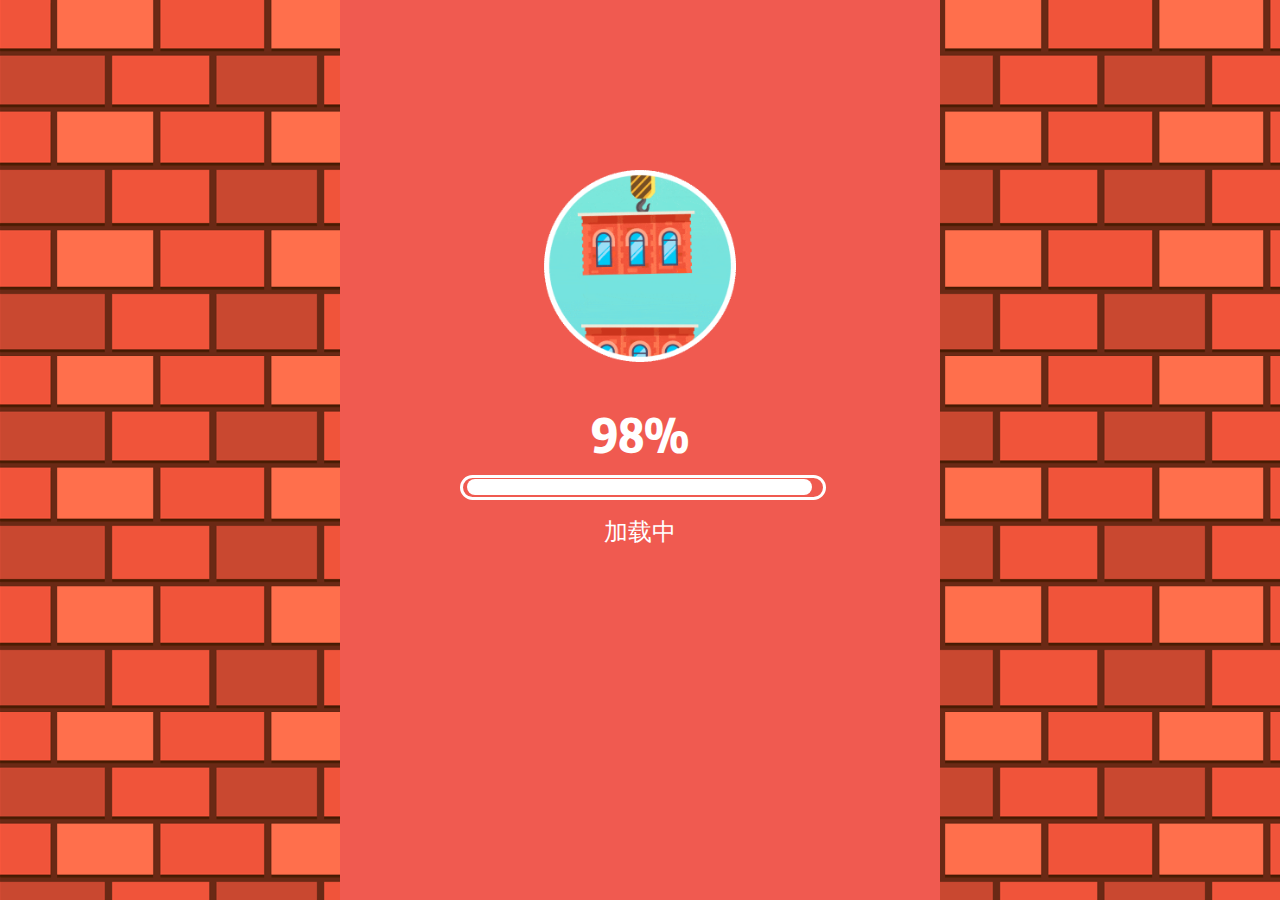
<file: gfiles/html5games/towermaster/index.html>
<!DOCTYPE html>
<html>
<head>
    <meta charset="UTF-8">
    <meta name="viewport"
          content="width=device-width, initial-scale=1.0,maximum-scale=1.0, user-scalable=no,minimal-ui">
    <title>Tower</title>
    <style>
        * {
            margin: 0;
            padding: 0
        }

        img {
            width: 100%
        }

        html {
            background: #FFF;
            height: 100%
        }

        body {
            font-family: "Helvetica Neue", Arial, Helvetica, sans-serif;
            margin: 0 auto;
            text-align: center;
            width: 100%;
            height: 100%;
            background: #F95240 url(./assets/main-bg.png)
        }

        @media screen and (min-height: 560px) {
            html {
                font-size: 100px
            }
        }

        @media screen and (min-height: 640px) {
            html {
                font-size: 112.5px
            }
        }

        @media screen and (min-height: 720px) {
            html {
                font-size: 125px
            }
        }

        @media screen and (min-height: 800px) {
            html {
                font-size: 137.5px
            }
        }

        @media screen and (min-height: 880px) {
            html {
                font-size: 150px
            }
        }

        @media screen and (min-height: 960px) {
            html {
                font-size: 162.5px
            }
        }

        @media screen and (min-height: 1040px) {
            html {
                font-size: 180px
            }
        }

        @media screen and (min-height: 1200px) {
            html {
                font-size: 200px
            }
        }

        html {
            font-size: 17.6vh
        }

        #canvas {
            position: fixed;
            left: 0;
            top: 0;
            right: 0;
            bottom: 0;
            margin: auto;
        }

        a {
            text-decoration: none
        }

        li, ul, ol {
            list-style-type: none;
            padding: 0;
            margin: 0
        }

        .hide {
            display: none
        }

        .clear {
            clear: both
        }

        .loading {
            background-color: #F05A50;
            height: 100%;
            width: 100%;
        }

        .loading .main {
            width: 60%;
            margin: 0 auto;
            color: #FFF
        }

        .loading .main img {
            width: 60%;
            margin: 1rem auto 0
        }

        .loading .main .title {
            font-size: .3rem
        }

        .loading .main .text {
            font-size: .15rem
        }

        .loading .main .bar {
            height: .12rem;
            width: 100%;
            border: 3px solid #FFF;
            border-radius: .6rem;
            margin: .1rem 0;
        }

        .loading .main .bar .sub {
            height: .1rem;
            width: 98%;
            margin: .008rem auto 0;
        }

        .loading .main .bar .percent {
            height: 100%;
            width: 0;
            background-color: #FFF;
            border-radius: .6rem;
        }

        .loading .logo {
            position: absolute;
            bottom: .3rem;
            left: 0;
            right: 0
        }

        .loading .logo img {
            width: 1rem
        }

        .content {
            height: 100vh;
            margin: 0 auto;
            position: relative;
        }

        .landing .title {
            width: 60%;
        }

        .landing .logo {
            width: 30%;
            position: absolute;
            right: .2rem;
            top: .2rem;
        }

        .landing .action-2 {
            position: absolute;
            bottom: .2rem;
            width: 100%;
        }

        .landing .start {
            width: 65%;
        }

        .slideTop {
            -webkit-animation: st 1s ease-in-out;
            animation: st 1s ease-in-out;
        }

        @-webkit-keyframes st {
            0% {
                transform: translateZ(0)
            }
            100% {
                transform: translate3d(0, -100%, 0)
            }
        }

        @keyframes st {
            0% {
                transform: translateZ(0)
            }
            100% {
                transform: translate3d(0, -100%, 0)
            }
        }

        .slideBottom {
            -webkit-animation: sb 1s ease-in-out;
            animation: sb 1s ease-in-out;
        }

        @-webkit-keyframes sb {
            0% {
                transform: translateZ(0)
            }
            100% {
                transform: translate3d(0, 200%, 0)
            }
        }

        @keyframes sb {
            0% {
                transform: translateZ(0)
            }
            100% {
                transform: translate3d(0, 200%, 0)
            }
        }

        .swing {
            -webkit-animation: sw 2s ease-in-out alternate infinite;
            animation: sw 2s ease-in-out alternate infinite;
        }

        @-webkit-keyframes sw {
            0% {
                transform: rotate(5deg);
                transform-origin: top center;
            }
            100% {
                transform: rotate(-5deg);
                transform-origin: top center;
            }
        }

        @keyframes sw {
            0% {
                transform: rotate(5deg);
                transform-origin: top center;
            }
            100% {
                transform: rotate(-5deg);
                transform-origin: top center;
            }
        }

        .modal .mask {
            background-color: #000;
            opacity: .6;
            position: fixed;
            height: 100%;
            width: 100%;
            top: 0;
            left: 0;
        }

        .modal .modal-content {
            position: fixed;
            height: 100%;
            width: 90%;
            margin-top: .3rem;
            top: 0;
        }

        .modal .main {
            width: 85%;
            margin: 0 auto;
        }

        .modal .container {
            position: relative
        }

        .modal .bg {
            width: 100%;
            position: absolute;
            top: 0;
            left: 0
        }

        .modal .modal-main {
            width: 100%;
            position: absolute;
            top: 0;
            left: 0;
            margin-top: -0.4rem;
        }

        .modal .over-img {
            width: 45%;
            margin: .8rem auto 0
        }

        .modal .over-score {
            margin-top: -0.2rem;
            font-size: .5rem;
            color: #FF735C;
            text-shadow: -2px -2px 0 #FFF, 2px -2px 0 #FFF, -2px 2px 0 #FFF, 2px 2px 0 #FFF;
        }

        .modal .tip {
            font-size: .16rem;
            color: #9B724E;
        }

        .modal .over-button-b {
            width: 70%;
            margin: 0.1rem auto 0
        }

        .wxShare {
            background: #000;
            position: absolute;
            top: 0;
            left: 0;
            width: 100%;
            height: 100%;
            z-index: 11;
            opacity: .9
        }

        .wxShare img {
            width: 50%;
            float: right;
            margin: 10px 10px 0 0
        }

        @font-face {
            font-family: 'wenxue';
            src: url('./assets/wenxue.eot');
            src: url('./assets/wenxue.eot'),
            url('./assets/wenxue.woff'),
            url('./assets/wenxue.ttf'),
            url('./assets/wenxue.svg');
        }

        .font-wenxue {
            font-family: 'wenxue';
        }
    </style>
</head>
<body>
<canvas id="canvas" class="hide"></canvas>
<div class="content">
    <div class="loading">
        <div class="main"><img
                src="./assets/main-loading.gif">
            <div class="progress">
                <div class="title font-wenxue">0%</div>
                <div class="bar">
                    <div class="sub">
                        <div class="percent"></div>
                    </div>
                </div>
                <div class="text">加载中</div>
            </div>
        </div>

    </div>
    <div class="landing hide">
        <div class="action-1">
            <img
                    src="./assets/main-index-title.png"
                    class="title swing">
        </div>
        <div class="action-2"><img id="start"
                                   src="./assets/main-index-start.png"
                                   class="start"></div>
    </div>
    <div id="modal" class="modal hide">
        <div class="mask"></div>
        <div class="js-modal-content modal-content">
            <div class="main">
                <div class="container"><img
                        src="./assets/main-modal-bg.png"
                        class="bg">
                    <div class="modal-main">
                        <div id="over-modal" class="hide js-modal-card"><img
                                src="./assets/main-modal-over.png"
                                class="over-img">
                            <div id="score" class="over-score font-wenxue"></div>
                            <div id="over-zero" class="hide">
                                <div class="tip"><p>再来一次吧！</p>
                                    <img
                                            src="./assets/main-modal-again-b.png"
                                            class="over-button-b js-reload"><img
                                            src="./assets/main-modal-invite-b.png"
                                            class="over-button-b js-invite"></div>
                            </div>
                        </div>
                    </div>
                </div>
            </div>
        </div>
    </div>
    <div class="wxShare hide">
        <img src="./assets/main-share-icon.png">
    </div>
</div>
<script src="./dist/main.js"></script>
<script src="./assets/zepto-1.1.6.min.js"></script>
<script>
  var domReady, loadFinish, canvasReady, loadError, gameStart, game, score, successCount
  // init window height and width
  var gameWidth = window.innerWidth
  var gameHeight = window.innerHeight
  var ratio = 1.5
  if (gameHeight / gameWidth < ratio) {
    gameWidth = Math.ceil(gameHeight / ratio)
  }
  $('.content').css({ "height": gameHeight + "px", "width": gameWidth + "px" })
  $('.js-modal-content').css({ "width": gameWidth + "px" })

  // loading animation
  function hideLoading() {
    if (domReady && canvasReady) {
      $('#canvas').show()
      loadFinish = true
      setTimeout(function () {
        $('.loading').hide()
        $('.landing').show()
      }, 1000)
    }
  }

  function updateLoading(status) {
    var success = status.success
    var total = status.total
    var failed = status.failed
    if (failed > 0 && !loadError) {
      loadError = true
      alert('加载失败 请刷新后重试')
      return
    }
    var percent = parseInt((success / total) * 100);
    if (percent === 100 && !canvasReady) {
      canvasReady = true
      hideLoading()
    }
    percent = percent > 98 ? 98 : percent
    percent = percent + '%'
    $('.loading .title').text(percent);
    $('.loading .percent').css({
      'width': percent
    })
  }

  function overShowOver() {
    $('#modal').show()
    $('#over-modal').show()
    $('#over-zero').show()
  }

  // game customization options
  const option = {
    width: gameWidth,
    height: gameHeight,
    canvasId: 'canvas',
    soundOn: true,
    setGameScore: function (s) {
      score = s
    },
    setGameSuccess: function (s) {
      successCount = s
    },
    setGameFailed: function (f) {
      $('#score').text(score)
      if (f >= 3) overShowOver()
    }
  }

  // game init with option
  function gameReady() {
    game = TowerGame(option)

    game.load(function () {

      game.playBgm()
      game.init()

    }, updateLoading)
  }

  var isWechat = navigator.userAgent.toLowerCase().indexOf("micromessenger") !== -1
  if (isWechat) {
    document.addEventListener("WeixinJSBridgeReady", gameReady, false)
  } else {
    gameReady()
  }

  function indexHide() {
    $('.landing .action-1').addClass('slideTop')
    $('.landing .action-2').addClass('slideBottom')
    setTimeout(function () {
      $('.landing').hide()
    }, 950)
  }

  // click event
  $('#start').on('click', function () {
    if (gameStart) return
    gameStart = true
    indexHide()
    setTimeout(game.start, 400)
  })

  $('.js-reload').on('click', function () {
    window.location.href = window.location.href + '?s=' + (+new Date())
  })

  $('.js-invite').on('click', function () {
    $('.wxShare').show()
  })

  $('.wxShare').on('click', function () {
    $('.wxShare').hide()
  })

  // listener
  window.addEventListener('load', function () {
    domReady = true
    hideLoading()
  }, false);
</script>
<script>
  (function (i, s, o, g, r, a, m) {
    i['GoogleAnalyticsObject'] = r;
    i[r] = i[r] || function () {
        (i[r].q = i[r].q || []).push(arguments)
      }, i[r].l = 1 * new Date();
    a = s.createElement(o),
      m = s.getElementsByTagName(o)[0];
    a.async = 1;
    a.src = g;
    m.parentNode.insertBefore(a, m)
  })(window, document, 'script', '//www.google-analytics.com/analytics.js', 'ga');

  ga('create', 'UA-46444752-20', 'auto');
  ga('send', 'pageview');

  var _hmt = _hmt || [];
  (function () {
    var hm = document.createElement("script");
    hm.src = "https://hm.baidu.com/hm.js?c1b044f909411ac4213045f0478e96fc";
    var s = document.getElementsByTagName("script")[0];
    s.parentNode.insertBefore(hm, s);
  })();
</script>
</body>
</html>
</file>
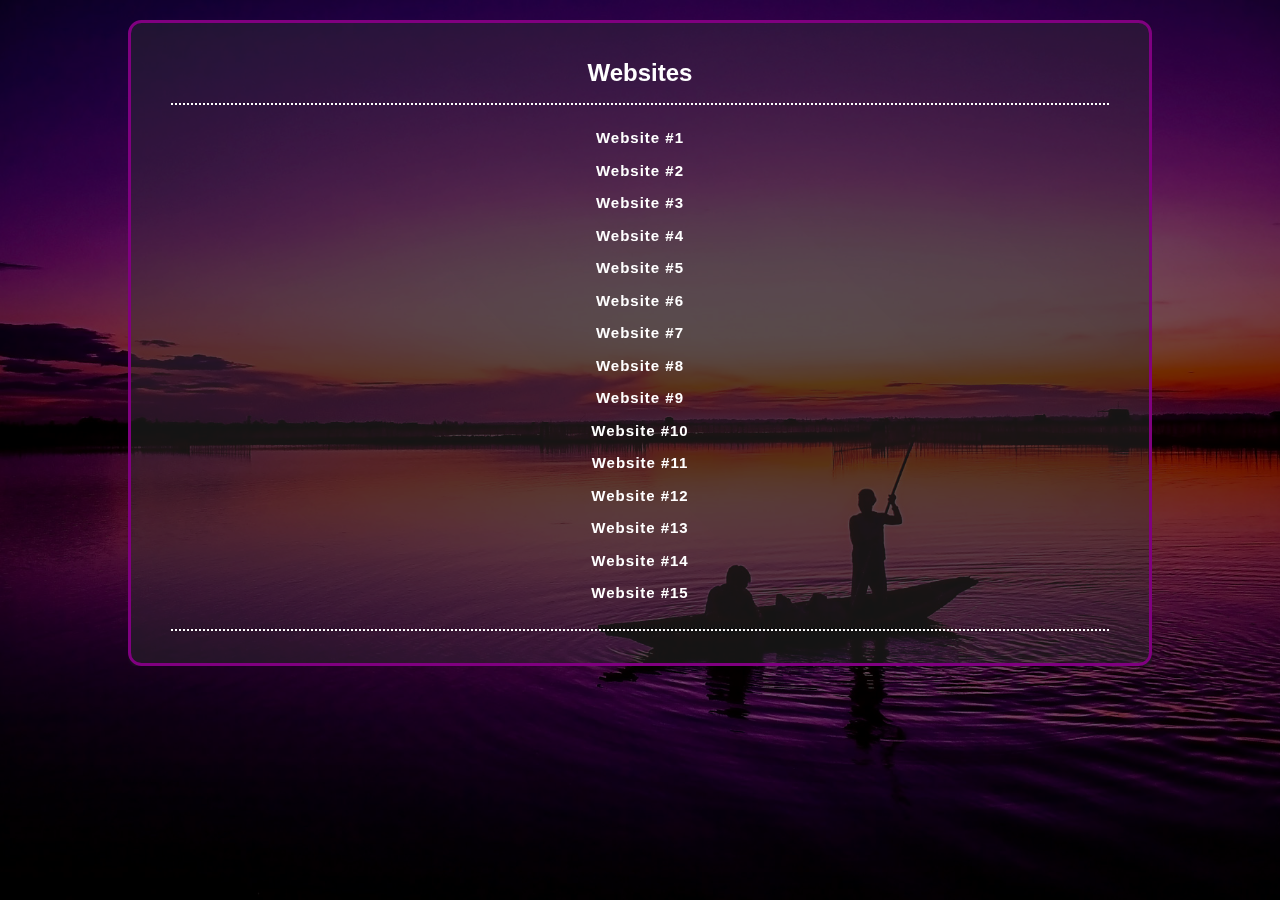
<file: website1.html>
<!DOCTYPE html>
<html>
    <head>
            <title>This is supposed to be a frame smh</title>
            <link href="./css/stylesheet.min.css" rel="stylesheet">
            <meta name="viewport" content="width=device-width, initial-scale=1.0">

    </head>
    <div class="container">
    <div class="wrap animated fadeIn">
        <div class="">
<center><h1><span style="color: white;"></span></h1>
        </div>

<div class="d-box">
  <center>
  <h1>Websites</h1>

<div><div style="height: 10px; overflow: hidden;"></div></div>
<a href="https://traditional-beginning-trouble.ml/" target=_blank>
<span style="color: white;">Website #1</span></a>

<div><div style="height: 10px; overflow: hidden;"></div></div>
<a href="https://fierce-diameter-irritate.ml/" target=_blank>
<span style="color: white;">Website #2</span></a>

<div><div style="height: 10px; overflow: hidden;"></div></div>
<a href="https://whycantiregisterdomains.ga/" target=_blank>
<span style="color: white;">Website #3</span></a>

<div><div style="height: 10px; overflow: hidden;"></div></div>
<a href="https://sore-society-post.cf/" target=_blank>
<span style="color: white;">Website #4</span></a>

<div><div style="height: 10px; overflow: hidden;"></div></div>
<a href="https://key-tree-succeed.cf/" target=_blank>
<span style="color: white;">Website #5</span></a>

<div><div style="height: 10px; overflow: hidden;"></div></div>
<a href="https://due-pen-raise.ga/" target=_blank>
<span style="color: white;">Website #6</span></a>

<div><div style="height: 10px; overflow: hidden;"></div></div>
<a href="https://kind-lifetime.gq/" target=_blank>
<span style="color: white;">Website #7</span></a>

<div><div style="height: 10px; overflow: hidden;"></div></div>
<a href="http://coolkidclub.ml/" target=_blank>
<span style="color: white;">Website #8</span></a>

<div><div style="height: 10px; overflow: hidden;"></div></div>
<a href="http://ruling-pack.gq/" target=_blank>
<span style="color: white;">Website #9</span></a>

<div><div style="height: 10px; overflow: hidden;"></div></div>
<a href="http://neodymium.ml/" target=_blank>
<span style="color: white;">Website #10</span></a>

<div><div style="height: 10px; overflow: hidden;"></div></div>
<a href="http://nitrogen.ga/" target=_blank>
<span style="color: white;">Website #11</span></a>

<div><div style="height: 10px; overflow: hidden;"></div></div>
<a href="http://bismuth.gq/" target=_blank>
<span style="color: white;">Website #12</span></a>

<div><div style="height: 10px; overflow: hidden;"></div></div>
<a href="http://saving.ml/" target=_blank>
<span style="color: white;">Website #13</span></a>

<div><div style="height: 10px; overflow: hidden;"></div></div>
<a href="http://chaos.gq/" target=_blank>
<span style="color: white;">Website #14</span></a>

<div><div style="height: 10px; overflow: hidden;"></div></div>
<a href="http://radon.ga/" target=_blank>
<span style="color: white;">Website #15</span></a>
<h1></h1>
</div>
</div>


</body>
</html>
</file>
<file: gfiles/html5games/2048/style/main.css>
@import url(fonts/clear-sans.css);
html, body {
  margin: 0;
  padding: 0;
  background: #faf8ef;
  color: #776e65;
  font-family: "Clear Sans", "Helvetica Neue", Arial, sans-serif;
  font-size: 18px; }

body {
  margin: 80px 0; }

.heading:after {
  content: "";
  display: block;
  clear: both; }

h1.title {
  font-size: 80px;
  font-weight: bold;
  margin: 0;
  display: block;
  float: left; }

@-webkit-keyframes move-up {
  0% {
    top: 25px;
    opacity: 1; }

  100% {
    top: -50px;
    opacity: 0; } }
@-moz-keyframes move-up {
  0% {
    top: 25px;
    opacity: 1; }

  100% {
    top: -50px;
    opacity: 0; } }
@keyframes move-up {
  0% {
    top: 25px;
    opacity: 1; }

  100% {
    top: -50px;
    opacity: 0; } }
.scores-container {
  float: right;
  text-align: right; }

.score-container, .best-container {
  position: relative;
  display: inline-block;
  background: #bbada0;
  padding: 15px 25px;
  font-size: 25px;
  height: 25px;
  line-height: 47px;
  font-weight: bold;
  border-radius: 3px;
  color: white;
  margin-top: 8px;
  text-align: center; }
  .score-container:after, .best-container:after {
    position: absolute;
    width: 100%;
    top: 10px;
    left: 0;
    text-transform: uppercase;
    font-size: 13px;
    line-height: 13px;
    text-align: center;
    color: #eee4da; }
  .score-container .score-addition, .best-container .score-addition {
    position: absolute;
    right: 30px;
    color: red;
    font-size: 25px;
    line-height: 25px;
    font-weight: bold;
    color: rgba(119, 110, 101, 0.9);
    z-index: 100;
    -webkit-animation: move-up 600ms ease-in;
    -moz-animation: move-up 600ms ease-in;
    animation: move-up 600ms ease-in;
    -webkit-animation-fill-mode: both;
    -moz-animation-fill-mode: both;
    animation-fill-mode: both; }

.score-container:after {
  content: "Score"; }

.best-container:after {
  content: "Best"; }

p {
  margin-top: 0;
  margin-bottom: 10px;
  line-height: 1.65; }

a {
  color: #776e65;
  font-weight: bold;
  text-decoration: underline;
  cursor: pointer; }

strong.important {
  text-transform: uppercase; }

hr {
  border: none;
  border-bottom: 1px solid #d8d4d0;
  margin-top: 20px;
  margin-bottom: 30px; }

.container {
  width: 500px;
  margin: 0 auto; }

@-webkit-keyframes fade-in {
  0% {
    opacity: 0; }

  100% {
    opacity: 1; } }
@-moz-keyframes fade-in {
  0% {
    opacity: 0; }

  100% {
    opacity: 1; } }
@keyframes fade-in {
  0% {
    opacity: 0; }

  100% {
    opacity: 1; } }
.game-container {
  margin-top: 40px;
  position: relative;
  padding: 15px;
  cursor: default;
  -webkit-touch-callout: none;
  -ms-touch-callout: none;
  -webkit-user-select: none;
  -moz-user-select: none;
  -ms-user-select: none;
  -ms-touch-action: none;
  touch-action: none;
  background: #bbada0;
  border-radius: 6px;
  width: 500px;
  height: 500px;
  -webkit-box-sizing: border-box;
  -moz-box-sizing: border-box;
  box-sizing: border-box; }
  .game-container .game-message {
    display: none;
    position: absolute;
    top: 0;
    right: 0;
    bottom: 0;
    left: 0;
    background: rgba(238, 228, 218, 0.5);
    z-index: 100;
    text-align: center;
    -webkit-animation: fade-in 800ms ease 1200ms;
    -moz-animation: fade-in 800ms ease 1200ms;
    animation: fade-in 800ms ease 1200ms;
    -webkit-animation-fill-mode: both;
    -moz-animation-fill-mode: both;
    animation-fill-mode: both; }
    .game-container .game-message p {
      font-size: 60px;
      font-weight: bold;
      height: 60px;
      line-height: 60px;
      margin-top: 222px; }
    .game-container .game-message .lower {
      display: block;
      margin-top: 59px; }
    .game-container .game-message a {
      display: inline-block;
      background: #8f7a66;
      border-radius: 3px;
      padding: 0 20px;
      text-decoration: none;
      color: #f9f6f2;
      height: 40px;
      line-height: 42px;
      margin-left: 9px; }
      .game-container .game-message a.keep-playing-button {
        display: none; }
    .game-container .game-message.game-won {
      background: rgba(237, 194, 46, 0.5);
      color: #f9f6f2; }
      .game-container .game-message.game-won a.keep-playing-button {
        display: inline-block; }
    .game-container .game-message.game-won, .game-container .game-message.game-over {
      display: block; }

.grid-container {
  position: absolute;
  z-index: 1; }

.grid-row {
  margin-bottom: 15px; }
  .grid-row:last-child {
    margin-bottom: 0; }
  .grid-row:after {
    content: "";
    display: block;
    clear: both; }

.grid-cell {
  width: 106.25px;
  height: 106.25px;
  margin-right: 15px;
  float: left;
  border-radius: 3px;
  background: rgba(238, 228, 218, 0.35); }
  .grid-cell:last-child {
    margin-right: 0; }

.tile-container {
  position: absolute;
  z-index: 2; }

.tile, .tile .tile-inner {
  width: 107px;
  height: 107px;
  line-height: 107px; }
.tile.tile-position-1-1 {
  -webkit-transform: translate(0px, 0px);
  -moz-transform: translate(0px, 0px);
  -ms-transform: translate(0px, 0px);
  transform: translate(0px, 0px); }
.tile.tile-position-1-2 {
  -webkit-transform: translate(0px, 121px);
  -moz-transform: translate(0px, 121px);
  -ms-transform: translate(0px, 121px);
  transform: translate(0px, 121px); }
.tile.tile-position-1-3 {
  -webkit-transform: translate(0px, 242px);
  -moz-transform: translate(0px, 242px);
  -ms-transform: translate(0px, 242px);
  transform: translate(0px, 242px); }
.tile.tile-position-1-4 {
  -webkit-transform: translate(0px, 363px);
  -moz-transform: translate(0px, 363px);
  -ms-transform: translate(0px, 363px);
  transform: translate(0px, 363px); }
.tile.tile-position-2-1 {
  -webkit-transform: translate(121px, 0px);
  -moz-transform: translate(121px, 0px);
  -ms-transform: translate(121px, 0px);
  transform: translate(121px, 0px); }
.tile.tile-position-2-2 {
  -webkit-transform: translate(121px, 121px);
  -moz-transform: translate(121px, 121px);
  -ms-transform: translate(121px, 121px);
  transform: translate(121px, 121px); }
.tile.tile-position-2-3 {
  -webkit-transform: translate(121px, 242px);
  -moz-transform: translate(121px, 242px);
  -ms-transform: translate(121px, 242px);
  transform: translate(121px, 242px); }
.tile.tile-position-2-4 {
  -webkit-transform: translate(121px, 363px);
  -moz-transform: translate(121px, 363px);
  -ms-transform: translate(121px, 363px);
  transform: translate(121px, 363px); }
.tile.tile-position-3-1 {
  -webkit-transform: translate(242px, 0px);
  -moz-transform: translate(242px, 0px);
  -ms-transform: translate(242px, 0px);
  transform: translate(242px, 0px); }
.tile.tile-position-3-2 {
  -webkit-transform: translate(242px, 121px);
  -moz-transform: translate(242px, 121px);
  -ms-transform: translate(242px, 121px);
  transform: translate(242px, 121px); }
.tile.tile-position-3-3 {
  -webkit-transform: translate(242px, 242px);
  -moz-transform: translate(242px, 242px);
  -ms-transform: translate(242px, 242px);
  transform: translate(242px, 242px); }
.tile.tile-position-3-4 {
  -webkit-transform: translate(242px, 363px);
  -moz-transform: translate(242px, 363px);
  -ms-transform: translate(242px, 363px);
  transform: translate(242px, 363px); }
.tile.tile-position-4-1 {
  -webkit-transform: translate(363px, 0px);
  -moz-transform: translate(363px, 0px);
  -ms-transform: translate(363px, 0px);
  transform: translate(363px, 0px); }
.tile.tile-position-4-2 {
  -webkit-transform: translate(363px, 121px);
  -moz-transform: translate(363px, 121px);
  -ms-transform: translate(363px, 121px);
  transform: translate(363px, 121px); }
.tile.tile-position-4-3 {
  -webkit-transform: translate(363px, 242px);
  -moz-transform: translate(363px, 242px);
  -ms-transform: translate(363px, 242px);
  transform: translate(363px, 242px); }
.tile.tile-position-4-4 {
  -webkit-transform: translate(363px, 363px);
  -moz-transform: translate(363px, 363px);
  -ms-transform: translate(363px, 363px);
  transform: translate(363px, 363px); }

.tile {
  position: absolute;
  -webkit-transition: 100ms ease-in-out;
  -moz-transition: 100ms ease-in-out;
  transition: 100ms ease-in-out;
  -webkit-transition-property: -webkit-transform;
  -moz-transition-property: -moz-transform;
  transition-property: transform; }
  .tile .tile-inner {
    border-radius: 3px;
    background: #eee4da;
    text-align: center;
    font-weight: bold;
    z-index: 10;
    font-size: 55px; }
  .tile.tile-2 .tile-inner {
    background: #eee4da;
    box-shadow: 0 0 30px 10px rgba(243, 215, 116, 0), inset 0 0 0 1px rgba(255, 255, 255, 0); }
  .tile.tile-4 .tile-inner {
    background: #ede0c8;
    box-shadow: 0 0 30px 10px rgba(243, 215, 116, 0), inset 0 0 0 1px rgba(255, 255, 255, 0); }
  .tile.tile-8 .tile-inner {
    color: #f9f6f2;
    background: #f2b179; }
  .tile.tile-16 .tile-inner {
    color: #f9f6f2;
    background: #f59563; }
  .tile.tile-32 .tile-inner {
    color: #f9f6f2;
    background: #f67c5f; }
  .tile.tile-64 .tile-inner {
    color: #f9f6f2;
    background: #f65e3b; }
  .tile.tile-128 .tile-inner {
    color: #f9f6f2;
    background: #edcf72;
    box-shadow: 0 0 30px 10px rgba(243, 215, 116, 0.2381), inset 0 0 0 1px rgba(255, 255, 255, 0.14286);
    font-size: 45px; }
    @media screen and (max-width: 520px) {
      .tile.tile-128 .tile-inner {
        font-size: 25px; } }
  .tile.tile-256 .tile-inner {
    color: #f9f6f2;
    background: #edcc61;
    box-shadow: 0 0 30px 10px rgba(243, 215, 116, 0.31746), inset 0 0 0 1px rgba(255, 255, 255, 0.19048);
    font-size: 45px; }
    @media screen and (max-width: 520px) {
      .tile.tile-256 .tile-inner {
        font-size: 25px; } }
  .tile.tile-512 .tile-inner {
    color: #f9f6f2;
    background: #edc850;
    box-shadow: 0 0 30px 10px rgba(243, 215, 116, 0.39683), inset 0 0 0 1px rgba(255, 255, 255, 0.2381);
    font-size: 45px; }
    @media screen and (max-width: 520px) {
      .tile.tile-512 .tile-inner {
        font-size: 25px; } }
  .tile.tile-1024 .tile-inner {
    color: #f9f6f2;
    background: #edc53f;
    box-shadow: 0 0 30px 10px rgba(243, 215, 116, 0.47619), inset 0 0 0 1px rgba(255, 255, 255, 0.28571);
    font-size: 35px; }
    @media screen and (max-width: 520px) {
      .tile.tile-1024 .tile-inner {
        font-size: 15px; } }
  .tile.tile-2048 .tile-inner {
    color: #f9f6f2;
    background: #edc22e;
    box-shadow: 0 0 30px 10px rgba(243, 215, 116, 0.55556), inset 0 0 0 1px rgba(255, 255, 255, 0.33333);
    font-size: 35px; }
    @media screen and (max-width: 520px) {
      .tile.tile-2048 .tile-inner {
        font-size: 15px; } }
  .tile.tile-super .tile-inner {
    color: #f9f6f2;
    background: #3c3a32;
    font-size: 30px; }
    @media screen and (max-width: 520px) {
      .tile.tile-super .tile-inner {
        font-size: 10px; } }

@-webkit-keyframes appear {
  0% {
    opacity: 0;
    -webkit-transform: scale(0);
    -moz-transform: scale(0);
    -ms-transform: scale(0);
    transform: scale(0); }

  100% {
    opacity: 1;
    -webkit-transform: scale(1);
    -moz-transform: scale(1);
    -ms-transform: scale(1);
    transform: scale(1); } }
@-moz-keyframes appear {
  0% {
    opacity: 0;
    -webkit-transform: scale(0);
    -moz-transform: scale(0);
    -ms-transform: scale(0);
    transform: scale(0); }

  100% {
    opacity: 1;
    -webkit-transform: scale(1);
    -moz-transform: scale(1);
    -ms-transform: scale(1);
    transform: scale(1); } }
@keyframes appear {
  0% {
    opacity: 0;
    -webkit-transform: scale(0);
    -moz-transform: scale(0);
    -ms-transform: scale(0);
    transform: scale(0); }

  100% {
    opacity: 1;
    -webkit-transform: scale(1);
    -moz-transform: scale(1);
    -ms-transform: scale(1);
    transform: scale(1); } }
.tile-new .tile-inner {
  -webkit-animation: appear 200ms ease 100ms;
  -moz-animation: appear 200ms ease 100ms;
  animation: appear 200ms ease 100ms;
  -webkit-animation-fill-mode: backwards;
  -moz-animation-fill-mode: backwards;
  animation-fill-mode: backwards; }

@-webkit-keyframes pop {
  0% {
    -webkit-transform: scale(0);
    -moz-transform: scale(0);
    -ms-transform: scale(0);
    transform: scale(0); }

  50% {
    -webkit-transform: scale(1.2);
    -moz-transform: scale(1.2);
    -ms-transform: scale(1.2);
    transform: scale(1.2); }

  100% {
    -webkit-transform: scale(1);
    -moz-transform: scale(1);
    -ms-transform: scale(1);
    transform: scale(1); } }
@-moz-keyframes pop {
  0% {
    -webkit-transform: scale(0);
    -moz-transform: scale(0);
    -ms-transform: scale(0);
    transform: scale(0); }

  50% {
    -webkit-transform: scale(1.2);
    -moz-transform: scale(1.2);
    -ms-transform: scale(1.2);
    transform: scale(1.2); }

  100% {
    -webkit-transform: scale(1);
    -moz-transform: scale(1);
    -ms-transform: scale(1);
    transform: scale(1); } }
@keyframes pop {
  0% {
    -webkit-transform: scale(0);
    -moz-transform: scale(0);
    -ms-transform: scale(0);
    transform: scale(0); }

  50% {
    -webkit-transform: scale(1.2);
    -moz-transform: scale(1.2);
    -ms-transform: scale(1.2);
    transform: scale(1.2); }

  100% {
    -webkit-transform: scale(1);
    -moz-transform: scale(1);
    -ms-transform: scale(1);
    transform: scale(1); } }
.tile-merged .tile-inner {
  z-index: 20;
  -webkit-animation: pop 200ms ease 100ms;
  -moz-animation: pop 200ms ease 100ms;
  animation: pop 200ms ease 100ms;
  -webkit-animation-fill-mode: backwards;
  -moz-animation-fill-mode: backwards;
  animation-fill-mode: backwards; }

.above-game:after {
  content: "";
  display: block;
  clear: both; }

.game-intro {
  float: left;
  line-height: 42px;
  margin-bottom: 0; }

.restart-button {
  display: inline-block;
  background: #8f7a66;
  border-radius: 3px;
  padding: 0 20px;
  text-decoration: none;
  color: #f9f6f2;
  height: 40px;
  line-height: 42px;
  display: block;
  text-align: center;
  float: right; }

.game-explanation {
  margin-top: 50px; }

@media screen and (max-width: 520px) {
  html, body {
    font-size: 15px; }

  body {
    margin: 20px 0;
    padding: 0 20px; }

  h1.title {
    font-size: 27px;
    margin-top: 15px; }

  .container {
    width: 280px;
    margin: 0 auto; }

  .score-container, .best-container {
    margin-top: 0;
    padding: 15px 10px;
    min-width: 40px; }

  .heading {
    margin-bottom: 10px; }

  .game-intro {
    width: 55%;
    display: block;
    box-sizing: border-box;
    line-height: 1.65; }

  .restart-button {
    width: 42%;
    padding: 0;
    display: block;
    box-sizing: border-box;
    margin-top: 2px; }

  .game-container {
    margin-top: 17px;
    position: relative;
    padding: 10px;
    cursor: default;
    -webkit-touch-callout: none;
    -ms-touch-callout: none;
    -webkit-user-select: none;
    -moz-user-select: none;
    -ms-user-select: none;
    -ms-touch-action: none;
    touch-action: none;
    background: #bbada0;
    border-radius: 6px;
    width: 280px;
    height: 280px;
    -webkit-box-sizing: border-box;
    -moz-box-sizing: border-box;
    box-sizing: border-box; }
    .game-container .game-message {
      display: none;
      position: absolute;
      top: 0;
      right: 0;
      bottom: 0;
      left: 0;
      background: rgba(238, 228, 218, 0.5);
      z-index: 100;
      text-align: center;
      -webkit-animation: fade-in 800ms ease 1200ms;
      -moz-animation: fade-in 800ms ease 1200ms;
      animation: fade-in 800ms ease 1200ms;
      -webkit-animation-fill-mode: both;
      -moz-animation-fill-mode: both;
      animation-fill-mode: both; }
      .game-container .game-message p {
        font-size: 60px;
        font-weight: bold;
        height: 60px;
        line-height: 60px;
        margin-top: 222px; }
      .game-container .game-message .lower {
        display: block;
        margin-top: 59px; }
      .game-container .game-message a {
        display: inline-block;
        background: #8f7a66;
        border-radius: 3px;
        padding: 0 20px;
        text-decoration: none;
        color: #f9f6f2;
        height: 40px;
        line-height: 42px;
        margin-left: 9px; }
        .game-container .game-message a.keep-playing-button {
          display: none; }
      .game-container .game-message.game-won {
        background: rgba(237, 194, 46, 0.5);
        color: #f9f6f2; }
        .game-container .game-message.game-won a.keep-playing-button {
          display: inline-block; }
      .game-container .game-message.game-won, .game-container .game-message.game-over {
        display: block; }

  .grid-container {
    position: absolute;
    z-index: 1; }

  .grid-row {
    margin-bottom: 10px; }
    .grid-row:last-child {
      margin-bottom: 0; }
    .grid-row:after {
      content: "";
      display: block;
      clear: both; }

  .grid-cell {
    width: 57.5px;
    height: 57.5px;
    margin-right: 10px;
    float: left;
    border-radius: 3px;
    background: rgba(238, 228, 218, 0.35); }
    .grid-cell:last-child {
      margin-right: 0; }

  .tile-container {
    position: absolute;
    z-index: 2; }

  .tile, .tile .tile-inner {
    width: 58px;
    height: 58px;
    line-height: 58px; }
  .tile.tile-position-1-1 {
    -webkit-transform: translate(0px, 0px);
    -moz-transform: translate(0px, 0px);
    -ms-transform: translate(0px, 0px);
    transform: translate(0px, 0px); }
  .tile.tile-position-1-2 {
    -webkit-transform: translate(0px, 67px);
    -moz-transform: translate(0px, 67px);
    -ms-transform: translate(0px, 67px);
    transform: translate(0px, 67px); }
  .tile.tile-position-1-3 {
    -webkit-transform: translate(0px, 135px);
    -moz-transform: translate(0px, 135px);
    -ms-transform: translate(0px, 135px);
    transform: translate(0px, 135px); }
  .tile.tile-position-1-4 {
    -webkit-transform: translate(0px, 202px);
    -moz-transform: translate(0px, 202px);
    -ms-transform: translate(0px, 202px);
    transform: translate(0px, 202px); }
  .tile.tile-position-2-1 {
    -webkit-transform: translate(67px, 0px);
    -moz-transform: translate(67px, 0px);
    -ms-transform: translate(67px, 0px);
    transform: translate(67px, 0px); }
  .tile.tile-position-2-2 {
    -webkit-transform: translate(67px, 67px);
    -moz-transform: translate(67px, 67px);
    -ms-transform: translate(67px, 67px);
    transform: translate(67px, 67px); }
  .tile.tile-position-2-3 {
    -webkit-transform: translate(67px, 135px);
    -moz-transform: translate(67px, 135px);
    -ms-transform: translate(67px, 135px);
    transform: translate(67px, 135px); }
  .tile.tile-position-2-4 {
    -webkit-transform: translate(67px, 202px);
    -moz-transform: translate(67px, 202px);
    -ms-transform: translate(67px, 202px);
    transform: translate(67px, 202px); }
  .tile.tile-position-3-1 {
    -webkit-transform: translate(135px, 0px);
    -moz-transform: translate(135px, 0px);
    -ms-transform: translate(135px, 0px);
    transform: translate(135px, 0px); }
  .tile.tile-position-3-2 {
    -webkit-transform: translate(135px, 67px);
    -moz-transform: translate(135px, 67px);
    -ms-transform: translate(135px, 67px);
    transform: translate(135px, 67px); }
  .tile.tile-position-3-3 {
    -webkit-transform: translate(135px, 135px);
    -moz-transform: translate(135px, 135px);
    -ms-transform: translate(135px, 135px);
    transform: translate(135px, 135px); }
  .tile.tile-position-3-4 {
    -webkit-transform: translate(135px, 202px);
    -moz-transform: translate(135px, 202px);
    -ms-transform: translate(135px, 202px);
    transform: translate(135px, 202px); }
  .tile.tile-position-4-1 {
    -webkit-transform: translate(202px, 0px);
    -moz-transform: translate(202px, 0px);
    -ms-transform: translate(202px, 0px);
    transform: translate(202px, 0px); }
  .tile.tile-position-4-2 {
    -webkit-transform: translate(202px, 67px);
    -moz-transform: translate(202px, 67px);
    -ms-transform: translate(202px, 67px);
    transform: translate(202px, 67px); }
  .tile.tile-position-4-3 {
    -webkit-transform: translate(202px, 135px);
    -moz-transform: translate(202px, 135px);
    -ms-transform: translate(202px, 135px);
    transform: translate(202px, 135px); }
  .tile.tile-position-4-4 {
    -webkit-transform: translate(202px, 202px);
    -moz-transform: translate(202px, 202px);
    -ms-transform: translate(202px, 202px);
    transform: translate(202px, 202px); }

  .tile .tile-inner {
    font-size: 35px; }

  .game-message p {
    font-size: 30px !important;
    height: 30px !important;
    line-height: 30px !important;
    margin-top: 90px !important; }
  .game-message .lower {
    margin-top: 30px !important; } }
</file>
<file: gfiles/html5games/breaklock/app.css>
.countdown-container{float:right;width:10rem;height:1rem;margin:.25rem 0 .25rem .5rem;border:1px solid currentColor;border-radius:.25rem;box-sizing:border-box;color:inherit}.alert{color:red;animation:blink 1s infinite;-webkit-animation:blink 1s infinite}.countdown-content{display:block;height:100%;width:0;color:inherit;background-color:currentColor}.status-bar{height:1.5rem;padding-bottom:.25rem;border-bottom:1px dotted #fff}.status-bar:after{content:"";clear:both}.status-bar-cancel{height:100%;font-size:1rem}.status-bar-cancel:before{content:"\AB";margin-right:.25em}.status-bar-info{float:right}.history{height:7rem;overflow-x:scroll;font-size:0;line-height:0;white-space:nowrap;-webkit-backface-visibility:hidden;backface-visibility:hidden}.history-container{display:table-cell;vertical-align:top}.history-container:empty{display:block}.history-container:empty:after{content:attr(data-helper);display:block;line-height:6;font-size:1rem;text-align:center}.history-start-helper{display:none}.history svg{width:4.16667rem;height:5rem;display:inline-block;margin:1rem 0;transform:translateZ(0);animation:expand .25s,fadein .5s linear;-webkit-transform:translateZ(0);-webkit-animation:expand .25s,fadein .5s linear}.history svg.success{border:.125rem solid currentColor;border-radius:.25rem;padding:.375rem .25rem;margin-top:.5rem;margin-bottom:.5rem}.history svg+svg{margin-left:1rem}@keyframes fadein{0%{opacity:0}50%{opacity:0}to{opacity:1}}@-webkit-keyframes fadein{0%{opacity:0}50%{opacity:0}to{opacity:1}}@keyframes expand{0%{width:0;padding:0}}@-webkit-keyframes expand{0%{width:0;padding:0}}@media (min-width:1024px),(orientation:landscape){.history{height:auto;border-bottom:none}.history-container{display:block}.history svg{float:left;margin-right:1rem}.history svg+svg{margin-left:0}}.lock{display:block;width:320px;max-width:90%;margin:auto}.lock-flashdots circle{visibility:hidden;opacity:1}.lock-flashdots circle.active{visibility:visible;opacity:0;transition:visibility 0s,opacity .3s}.summary{position:fixed;top:0;bottom:auto;left:0;right:0;height:0;overflow:hidden;background:#14171b;visibility:hidden;transition:visibility 0s linear .5s,height .5s ease;-webkit-transition:visibility 0s linear .5s,height .5s ease}body.deepblack .summary{background-color:#000}.summary.active{visibility:visible;height:100%;transition:visibility 0s,height .5s ease .5s;-webkit-transition:visibility 0s,height .5s ease .5s}.summary.view{padding:0}.summary.view .view-bloc{padding:2rem}.summary-title{margin:0}.summary-title.success{color:#fff;background-color:#169}.summary-title.fail{color:#fff;background-color:red}.summary-action-button>*{vertical-align:middle;margin-right:.5em}.summary-action-button{display:block;font-size:1.5rem}.summary-share{font-size:2rem;line-height:0}.summary-share-link{display:inline-block;margin-right:.375em}@media (min-width:1024px),(orientation:landscape){.summary{align-items:center}}@media (max-width:1023px){.history-wrap{border-bottom:1px dotted #fff}.history-wrap .history{margin:0 -2rem}.history-wrap .history-container{padding:0 2rem}}@media (min-width:1024px),(orientation:landscape){.game-layout-lock{align-self:center}}.extender-button{display:block;width:100%;padding:.25em;text-align:center;background:hsla(0,0%,100%,.125);border-bottom:1px dotted #fff}.extender-button:after{content:"\25BD";margin-left:.5em}.extender.active .extender-button:after{content:"\25B3"}.extender-content{display:none}.extender.active .extender-content{display:inherit}@media (min-width:1024px),(orientation:landscape){.extender.small-only .extender-button{display:none}.extender.small-only .extender-content{display:inherit}}.selectbox-item{cursor:pointer;-webkit-user-select:none;-moz-user-select:none;-ms-user-select:none;-o-user-select:none;user-select:none}.selectbox{border:1px solid #fff;margin-bottom:.5rem;border-radius:.4rem;padding:.25rem}.selectbox-item{padding:.25rem;text-align:center;display:inline-block;box-sizing:border-box}.selectbox-item.active{background:#fff;color:#14171b;border-radius:.2rem}.selectbox-1 .selectbox-item{width:100%}.selectbox-2 .selectbox-item{width:50%}.selectbox-3 .selectbox-item{width:33.33%}.selectbox-4 .selectbox-item{width:25%}.selectbox-5 .selectbox-item{width:20%}.selector-left,.selector-right{width:2rem}.selector-left{float:left}.selector-right{float:right}.selector-label{margin:0 auto;display:block}.menu-title{margin:0}.menu-layout-instructions{-webkit-flex:1 0 auto}.menu-layout-form{max-width:480px}.introduction-demo{display:block;width:100%;max-width:320px;margin:1rem auto}@media (min-width:1024px),(orientation:landscape){.menu-layout{align-items:center}}button{cursor:pointer;-webkit-user-select:none;-moz-user-select:none;-ms-user-select:none;-o-user-select:none;user-select:none}@font-face{font-family:Roboto Mono;font-weight:300;src:url("assets/fonts/robotomono-light-webfont.woff2") format("woff2"),url("assets/fonts/robotomono-light-webfont.woff") format("woff"),url("assets/fonts/robotomono-light-webfont.ttf") format("truetype")}*{font-family:Roboto Mono,Menlo,Consolas,Andale Mono,monospace;font-weight:300;-webkit-font-smoothing:antialiased;-moz-osx-font-smoothing:grayscale}body,html{height:100%}body{position:relative;margin:0 auto;padding:2rem;max-width:1200px;box-sizing:border-box;background:#14171b;color:#fff;overscroll-behavior-y:none}body.deepblack{background-color:#000}a{color:inherit}button{background:none;color:#fff;line-height:inherit;font-size:inherit;border:none;padding:0}button,h1,h2,h3,h4,h5,h6{font-weight:300}caption,table,tbody,td,tfoot,th,thead,tr{margin:0;padding:0;border:0;font-size:100%;font:inherit;vertical-align:middle}table{border-collapse:collapse;border-spacing:0}.icon{width:1em;height:1em;vertical-align:middle}.icon *{fill:currentColor}::-webkit-scrollbar{display:none}:focus{outline:none}.bloc{border-top:1px dotted currentColor;padding:.75rem 0}.action-btn{display:block;text-align:center;margin:0 auto .25rem;font-size:1.25rem;border:1px solid #fff;padding:.25rem 1rem;box-shadow:.25rem .25rem 0 0 #fff;border-radius:.4rem}.highlight{display:inline-block;padding:0 .5rem;color:#14171b;background-color:#fff}.highlight:after{content:"_";animation:blink 1.2s infinite;-webkit-animation:blink 1.2s infinite}.hide{display:none}.unselectable{-webkit-touch-callout:none;-webkit-user-select:none;-khtml-user-select:none;-moz-user-select:none;-ms-user-select:none;user-select:none}.view{display:flex;flex-direction:column;justify-content:space-between;position:absolute;top:0;bottom:0;left:0;right:0;padding:2rem;overflow:scroll}.view-bloc{flex-grow:1}@media (min-width:1024px),(orientation:landscape){.view{flex-direction:row}.view-bloc{flex-basis:50%;max-height:100%;overflow-y:scroll}.view-bloc+.view-bloc{margin-left:1rem}}@media (max-width:320px){html{font-size:14px}}@media (min-width:1024px){html{font-size:20px}}@keyframes blink{0%{opacity:1}50%{opacity:1}50.01%{opacity:0}to{opacity:0}}@-webkit-keyframes blink{0%{opacity:1}50%{opacity:1}50.01%{opacity:0}to{opacity:0}}
</file>
<file: gfiles/html5games/flappybird/styles.css>
html {
    height: 100%;
    background-color: #1d292c;
}
body {
    margin: 0;
    max-height: 100%;
    height: 100%;
    overflow: hidden;
    background-color: #1d292c;
    font-family: Helvetica, arial, sans-serif;
    position: relative;
    width: 100%;

    -webkit-tap-highlight-color: transparent;
}

#application-canvas {
    display: block;
    position: absolute;
    top: 0;
    left: 0;
    right: 0;
    bottom: 0;
}
#application-canvas.fill-mode-NONE {
    margin: auto;
}
#application-canvas.fill-mode-KEEP_ASPECT {
    width: 100%;
    height: auto;
    margin: 0;
}
#application-canvas.fill-mode-FILL_WINDOW {
    width: 100%;
    height: 100%;
    margin: 0;
}

canvas:focus {
    outline: none;
}
</file>
<file: gfiles/html5games/hextris/style/style.css>
* {
	-webkit-touch-callout:none;
	-webkit-user-select:none;
	-khtml-user-select:none;
	-moz-user-select:none;
	-ms-user-select:none;
	user-select:none;
	padding:0;
	margin:0;
	-webkit-tap-highlight-color:rgba(0,0,0,0);
}
#HIGHSCORE {
	position:absolute;
	left:50%;
	width:250px;
	overflow:visible;
	margin-left:-175px;
	font-family:Exo;

}
#container {
	color:#232323;
	position:absolute;
	left:50%;
	top:calc(50%);
	text-align:center;
	transform:translate(-50%, -50%);
	font-family:Exo;
	-webkit-transform:translate(-50%, -50%);
	-moz-transform:translate(-50%, -50%);
	-ms-transform:translate(-50%, -50%);
    display:none;
}
.tweet {
	font-size:2rem;
	color:#4099FF;
}
@media only screen and (min-device-width:320px) and (max-device-width:480px) {
	.tweet{
		font-size:1rem;
	}
}
a {
	color:#232323;
}
.navbar {
	width:80%;
	margin:0 auto;
	padding:2.5vmin 0;
	text-align:center;
}
.navbar li {
	display:inline-block;
	text-align:center;
	width:calc(33% - 1.25vmin);
}

#title {
	color:#ecf0f1;
	font-size:6vmin;
}

#score {
	font-size:4vmin;
	text-align:center;
	width:30%;
}

#highscores {
	text-align:center;
	list-style:none;
}

.not-visible {
	display:none;
}

button {
	color:#ecf0f1;
	background-color:rgba(0,0,0,0);
	border:0;
}

button:focus {
	outline:0;
}

#openSideBar {
	position:fixed;
	margin-top:6px;
	width:72px;
	height:72px;
	margin-left:11px;
	z-index:3003;
	color:#232323;
	cursor:pointer;
	top:0;
	left:0;

}


#pauseBtn {
	display:none;
	position:fixed;
	margin-bottom:7px;
	width:72px;
	height:72px;
	margin-right:11px;
	z-index:3000;
	color:#232323;
	cursor:pointer;
	right:0;
	bottom:0;
	z-index:99;
}

#restartBtn {
	display:none;
	position:fixed;
	margin-bottom:7px;
	width:72px;
	height:72px;
	margin-left:11px;
	z-index:3000;
	color:#232323;
	cursor:pointer;
	bottom:0;
	z-index:99;
}
#startBtn {
	position:absolute;
	left:40%;
	top:38%;
	height:25%;
	width:25%;
	z-index:99999999;
	cursor:pointer;
}

#helpScreen {
	height:100%;
	width:100%;
	z-index:3001;
	position:fixed;
	top:0;
	margin:0;
	font-size:15px;
	text-align:center;
	display:none;
	color:#232323;
	background-color:rgba(236,240,241,1);
}

#colorBlindBtn {
	position:absolute;
	width:120px;
	height:20px;
	z-index:9999;
	left:47%;
	top:65%;
	font-size:15px;
	text-align:center;
	color:#232323;
	cursor:pointer;
}

#inst_main_body {
	padding:0px;
	font-size:1.2em;
	left:50%;
	top:50%;
	position: absolute;
	text-align:left;
	max-width:400px;
	/*margin-top:30px;*/
	transform:translate(-50%, -50%);
	-webkit-transform:translate(-50%, -50%);
	-moz-transform:translate(-50%, -50%);
	-ms-transform:translate(-50%, -50%);
}

#inst_main_body > a {
	font-weight:bold;
}

#inst_main_body > hr {
	width:100%;
	color:#232323;
	background-color:#232323;
	height:1px;
	border:0;
}

#inst_main_body > p {
	margin-bottom:15px;
}

#instructions_head {
	text-align:center;
	font-size:1.5em;
	padding-bottom:4px;
}


#highScoreInGameTextHeader {
	color: #bdc3c7;
	width:100%;
}

#highScoreInGameText {
	position: absolute;
	top:10px;
	text-align: center;
	width:200px;
	left:50%;
	margin-left:-100px;
}

#currentHighScore {
	color: #2c3e50;
	width:100%;
	margin-top: -5px;
	font-size:2em;
}

@media only screen and (max-device-width:480px) {
	#helpScreen {
		position:fixed;
		top:2px;
		padding-top:20px;
		margin:0;
		width:100%;
		height:100%;
		font-size:13px;
		text-align:center;
	}
	#inst_main_body {
		width:calc(100% - 70px);
		transform:translate(-50%, -50%);
		-webkit-transform:translate(-50%, -50%);
		-moz-transform:translate(-50%, -50%);
		-ms-transform:translate(-50%, -50%);
	}
	#instructions_head {
		padding-left:0%;
	}
	#openSideBar{
		width:60px;
		height:60px;
	}
	#pauseBtn {
		width:60px;
		height:60px;
	}
	#restartBtn {
		width:60px;
		height:60px;
	}
}

.overlay {
	position:absolute;
	height:20%;
	width:100%;
	left:50%;
	top:50%;
	margin-left:-50%;
	margin-top:-10%;
	z-index:3000;
	color:#232323;
	text-align:center;
}

.helpText {
	z-index:3001;
}

.centeredHeader {
	font-size:5vw; 
	text-align:center;
	line-height:4rem;
}

.centeredSubHeader {
	font-size:2.2rem; 
	line-height:1em;
	text-align:center;
}

.centeredSubSubHeader {
	font-size:1.4rem; 
	text-align:center;
}

#buttonCont {
	position:absolute; 
	left:50%;
	width:310px;
	margin-left:-8px;
	transform:translate(-50%, 0%);
	-webkit-transform:translate(-50%, 0%);
	-moz-transform:translate(-50%, 0%);
	-ms-transform:translate(-50%, 0%);
}

@media only screen and (orientation:landscape) {
	#buttonCont {
		bottom:calc(50vh - 19vh - 36px);
	}
	#container {
		top:calc(50vh - 11vh);
	}
}

@media only screen and (orientation:portrait) {
	#buttonCont {
		bottom:calc(50vh - 19vw - 36px);
	}
	#container {
		top:calc(50vh - 11vw);
	}
}

@media only screen and (min-device-width:320px) and (max-device-width:600px) {
	.centeredHeader {
		font-size:2rem; 
		text-align:center;
		line-height:0.6rem;
	}

	.centeredSubHeader {
		font-size:1rem; 
		text-align:center;
	}

	.overlay {
		margin-top:-20%;
	}

	#buttonCont {
		width:280px;
	}

	@media only screen and (orientation:landscape) {
		#buttonCont {
			bottom:119px;
		}
	}

	@media only screen and (orientation:portrait) {
		#buttonCont {
			bottom:119px;
		}
	}
}
.blur {
	opacity:0.1;
}

* {
	padding:0;
	margin:0;
}

body {
	color:#ecf0f1;
	font-family:'Exo', sans-serif;
	background-color:#ecf0f1;
}

#clickToExit {
	cursor:pointer;
}

#canvas {
	transition:all 0.5s ease;
	position:absolute;
	left:0;
	right:0;
	height:100%;
	width:100%;
	background-color:#ecf0f1;
	z-index:0;
}
#title {
	z-index:99;
	margin-top:20px;
	color:#2c3e50;
}

#gameoverscreen {
	/*display:none;*/
}

#restart{
	display:none;
	cursor:pointer !important;
	margin:0;
	padding:0;
	bottom:15px;
	position:absolute;
	left:calc(50% - 124px);
	transform:translate(-50%, 0%);
	-webkit-transform:translate(-50%, 0%);
	-moz-transform:translate(-50%, 0%);
	-ms-transform:translate(-50%, 0%);
	margin-bottom:-3.5px;
}

#socialShare{
	display:none;
	margin:0;
	padding:0;
	bottom:0;
	margin-bottom: 6.5px;
	position:absolute;
	left:calc(50% + 30px);
	transform:translate(-50%, 0%);
	-webkit-transform:translate(-50%, 0%);
	-moz-transform:translate(-50%, 0%);
	-ms-transform:translate(-50%, 0%);
    padding-bottom: 2px;
}

.unselectable {
	-webkit-touch-callout:none;
	-webkit-user-select:none;
	-khtml-user-select:none;
	-moz-user-select:none;
	-ms-user-select:none;
	user-select:none;
}
#afterhr {
	margin:0;
	padding:0;
	margin-bottom:-10px;
	padding-bottom:-10px;
}
body {
	overflow:hidden;
}
#gameoverscreen {
	padding:8px;
}
@font-face {
	font-family:Exo;
	font-weight:light;
	src:url("./fonts/Exo2-ExtraLight.otf") format("opentype");
}

@font-face {
	font-family:Exo;
	src:url("./fonts/Exo2-Regular.otf") format("opentype");
}

@font-face {
	font-family:Exo;
	font-weight:bold;
	src:url("./fonts/Exo2-SemiBold.otf") format("opentype");
}

.GOTitle {
	font-weight:bold;
	font-size:24.2000px;
}

.scoreNum {
	font-weight:normal ! important;
}

#cScore {
	font-size:60.5000px;
	font-weight:light;
	margin-bottom:5px;
	margin-top:-10px;
}

#highScoresTitle {
	margin-bottom:2px;
}

.score {
	font-weight:light;
	line-height:18px;
}




#bottomContainer {
	position:absolute;
	width:100%;
	bottom:0px;
}

#androidBadge {
	position:absolute;
	height:41px;
	margin-top:5px;
	left:calc(50% - 66px);
	transform:translate(calc(-50% - 4px), -1px);
	-webkit-transform:translate(calc(-50% - 4px), -1px);
	-moz-transform:translate(calc(-50% - 4px), -1px);
	-ms-transform:translate(calc(-50% - 4px), -1px);
}

#iOSBadge {
	margin-top:5px;
	position:absolute;
	left:calc(50% + 65px);
	transform:translate(calc(-50% - 4px), 0%);
	-webkit-transform:translate(calc(-50% - 4px), 0%);
	-moz-transform:translate(calc(-50% - 4px), 0%);
	-ms-transform:translate(calc(-50% - 4px), 0%);
}

#authors {
	position:absolute;
	width:200px;
	bottom:0px;
	left:50%;
	transform:translate(-50%, 0%);
	-webkit-transform:translate(-50%, 0%);
	-moz-transform:translate(-50%, 0%);
	-ms-transform:translate(-50%, 0%);
}
</file>
<file: gfiles/html5games/hextris/style/rrssb.css>
.rrssb-buttons{box-sizing:border-box;font-family:"Helvetica Neue",Helvetica,Arial,sans-serif;height:36px;margin:0;padding:0;width:100%}.rrssb-buttons li{box-sizing:border-box;float:left;height:100%;line-height:13px;list-style:none;margin:0;padding:0 2px}.rrssb-buttons li.rrssb-email a{background-color:#0a88ff}.rrssb-buttons li.rrssb-email a:hover{background-color:#006ed6}.rrssb-buttons li.rrssb-facebook a{background-color:#306199}.rrssb-buttons li.rrssb-facebook a:hover{background-color:#244872}.rrssb-buttons li.rrssb-tumblr a{background-color:#32506d}.rrssb-buttons li.rrssb-tumblr a:hover{background-color:#22364a}.rrssb-buttons li.rrssb-linkedin a{background-color:#007bb6}.rrssb-buttons li.rrssb-linkedin a:hover{background-color:#005983}.rrssb-buttons li.rrssb-twitter a{background-color:#26c4f1}.rrssb-buttons li.rrssb-twitter a:hover{background-color:#0eaad6}.rrssb-buttons li.rrssb-googleplus a{background-color:#e93f2e}.rrssb-buttons li.rrssb-googleplus a:hover{background-color:#ce2616}.rrssb-buttons li.rrssb-youtube a{background-color:#df1c31}.rrssb-buttons li.rrssb-youtube a:hover{background-color:#b21627}.rrssb-buttons li.rrssb-reddit a{background-color:#8bbbe3}.rrssb-buttons li.rrssb-reddit a:hover{background-color:#62a3d9}.rrssb-buttons li.rrssb-pinterest a{background-color:#b81621}.rrssb-buttons li.rrssb-pinterest a:hover{background-color:#8a1119}.rrssb-buttons li.rrssb-pocket a{background-color:#ed4054}.rrssb-buttons li.rrssb-pocket a:hover{background-color:#e4162d}.rrssb-buttons li.rrssb-github a{background-color:#444}.rrssb-buttons li.rrssb-github a:hover{background-color:#2b2b2b}.rrssb-buttons li.rrssb-instagram a{background-color:#517fa4}.rrssb-buttons li.rrssb-instagram a:hover{background-color:#406582}.rrssb-buttons li.rrssb-delicious a{background-color:#0B79E5}.rrssb-buttons li.rrssb-delicious a:hover{background-color:#095fb4}.rrssb-buttons li.rrssb-vk a{background-color:#4d71a9}.rrssb-buttons li.rrssb-vk a:hover{background-color:#3d5a86}.rrssb-buttons li.rrssb-hackernews a{background-color:#f60}.rrssb-buttons li.rrssb-hackernews a:hover{background-color:#cc5200}.rrssb-buttons li a{background-color:#ccc;border-radius:2px;box-sizing:border-box;display:block;font-size:11px;-moz-osx-font-smoothing:grayscale;-webkit-font-smoothing:antialiased;font-weight:700;height:100%;padding:11px 7px 12px 27px;position:relative;text-align:center;text-decoration:none;text-transform:uppercase;-webkit-transition:background-color .2s ease-in-out;transition:background-color .2s ease-in-out;width:100%}.rrssb-buttons li a .rrssb-icon{display:block;left:10px;padding-top:9px;position:absolute;top:0;width:10%}.rrssb-buttons li a .rrssb-icon svg{height:17px;width:17px}.rrssb-buttons li a .rrssb-icon svg path,.rrssb-buttons li a .rrssb-icon svg polygon{fill:#fff}.rrssb-buttons li a .rrssb-text{color:#fff}.rrssb-buttons li a:active{box-shadow:inset 1px 3px 15px 0 rgba(22,0,0,.25)}.rrssb-buttons li.small a{padding:0}.rrssb-buttons li.small a .rrssb-icon{left:auto;margin:0 auto;overflow:hidden;position:relative;top:auto;width:100%}.rrssb-buttons li.small a .rrssb-text{visibility:hidden}.rrssb-buttons.large-format,.rrssb-buttons.large-format li{height:auto}.rrssb-buttons.large-format li:first-child:nth-last-child(1) a{font-size:20px;font-size:4vw}.rrssb-buttons.large-format li:first-child:nth-last-child(2) a,.rrssb-buttons.large-format li:first-child:nth-last-child(2)~li a{font-size:16px;font-size:2vw}.rrssb-buttons.large-format li:first-child:nth-last-child(3) a,.rrssb-buttons.large-format li:first-child:nth-last-child(3)~li a{font-size:14px;font-size:1.7vw}.rrssb-buttons.large-format li:first-child:nth-last-child(4) a,.rrssb-buttons.large-format li:first-child:nth-last-child(4)~li a{font-size:13px;font-size:1.4vw}.rrssb-buttons.large-format li:first-child:nth-last-child(5) a,.rrssb-buttons.large-format li:first-child:nth-last-child(5)~li a{font-size:13px;font-size:1.2vw}.rrssb-buttons.large-format li:first-child:nth-last-child(6) a,.rrssb-buttons.large-format li:first-child:nth-last-child(6)~li a{font-size:12px;font-size:1.05vw}.rrssb-buttons.large-format li:first-child:nth-last-child(7) a,.rrssb-buttons.large-format li:first-child:nth-last-child(7)~li a{font-size:11px;font-size:.9vw}.rrssb-buttons.large-format li:first-child:nth-last-child(8) a,.rrssb-buttons.large-format li:first-child:nth-last-child(8)~li a{font-size:11px;font-size:.8vw}.rrssb-buttons.large-format li:first-child:nth-last-child(9) a,.rrssb-buttons.large-format li:first-child:nth-last-child(9)~li a{font-size:11px;font-size:.7vw}.rrssb-buttons.large-format li:first-child:nth-last-child(10) a,.rrssb-buttons.large-format li:first-child:nth-last-child(10)~li a{font-size:11px;font-size:.6vw}.rrssb-buttons.large-format li:first-child:nth-last-child(11) a,.rrssb-buttons.large-format li:first-child:nth-last-child(11)~li a{font-size:11px;font-size:.5vw}.rrssb-buttons.large-format li a{-webkit-backface-visibility:hidden;backface-visibility:hidden;border-radius:.2em;padding:8.5% 0 8.5% 12%}.rrssb-buttons.large-format li a .rrssb-icon{height:100%;left:7%;padding-top:0;width:12%}.rrssb-buttons.large-format li a .rrssb-icon svg{height:100%;position:absolute;top:0;width:100%}.rrssb-buttons.large-format li a .rrssb-text{-webkit-backface-visibility:hidden;backface-visibility:hidden}.rrssb-buttons.small-format{padding-top:5px}.rrssb-buttons.small-format li{height:80%;padding:0 1px}.rrssb-buttons.small-format li a .rrssb-icon{height:100%;padding-top:0}.rrssb-buttons.small-format li a .rrssb-icon svg{height:48%;position:relative;top:6px;width:80%}.rrssb-buttons.tiny-format{height:22px;position:relative}.rrssb-buttons.tiny-format li{padding-right:7px}.rrssb-buttons.tiny-format li a{background-color:transparent;padding:0}.rrssb-buttons.tiny-format li a .rrssb-icon svg{height:70%;width:100%}.rrssb-buttons.tiny-format li a:active,.rrssb-buttons.tiny-format li a:hover{background-color:transparent}.rrssb-buttons.tiny-format li.rrssb-email a .rrssb-icon svg path,.rrssb-buttons.tiny-format li.rrssb-email a .rrssb-icon svg polygon{fill:#0a88ff}.rrssb-buttons.tiny-format li.rrssb-email a .rrssb-icon:hover .rrssb-icon svg path,.rrssb-buttons.tiny-format li.rrssb-email a .rrssb-icon:hover .rrssb-icon svg polygon{fill:#0054a3}.rrssb-buttons.tiny-format li.rrssb-facebook a .rrssb-icon svg path,.rrssb-buttons.tiny-format li.rrssb-facebook a .rrssb-icon svg polygon{fill:#306199}.rrssb-buttons.tiny-format li.rrssb-facebook a .rrssb-icon:hover .rrssb-icon svg path,.rrssb-buttons.tiny-format li.rrssb-facebook a .rrssb-icon:hover .rrssb-icon svg polygon{fill:#18304b}.rrssb-buttons.tiny-format li.rrssb-tumblr a .rrssb-icon svg path,.rrssb-buttons.tiny-format li.rrssb-tumblr a .rrssb-icon svg polygon{fill:#32506d}.rrssb-buttons.tiny-format li.rrssb-tumblr a .rrssb-icon:hover .rrssb-icon svg path,.rrssb-buttons.tiny-format li.rrssb-tumblr a .rrssb-icon:hover .rrssb-icon svg polygon{fill:#121d27}.rrssb-buttons.tiny-format li.rrssb-linkedin a .rrssb-icon svg path,.rrssb-buttons.tiny-format li.rrssb-linkedin a .rrssb-icon svg polygon{fill:#007bb6}.rrssb-buttons.tiny-format li.rrssb-linkedin a .rrssb-icon:hover .rrssb-icon svg path,.rrssb-buttons.tiny-format li.rrssb-linkedin a .rrssb-icon:hover .rrssb-icon svg polygon{fill:#003650}.rrssb-buttons.tiny-format li.rrssb-twitter a .rrssb-icon svg path,.rrssb-buttons.tiny-format li.rrssb-twitter a .rrssb-icon svg polygon{fill:#26c4f1}.rrssb-buttons.tiny-format li.rrssb-twitter a .rrssb-icon:hover .rrssb-icon svg path,.rrssb-buttons.tiny-format li.rrssb-twitter a .rrssb-icon:hover .rrssb-icon svg polygon{fill:#0b84a6}.rrssb-buttons.tiny-format li.rrssb-googleplus a .rrssb-icon svg path,.rrssb-buttons.tiny-format li.rrssb-googleplus a .rrssb-icon svg polygon{fill:#e93f2e}.rrssb-buttons.tiny-format li.rrssb-googleplus a .rrssb-icon:hover .rrssb-icon svg path,.rrssb-buttons.tiny-format li.rrssb-googleplus a .rrssb-icon:hover .rrssb-icon svg polygon{fill:#a01e11}.rrssb-buttons.tiny-format li.rrssb-youtube a .rrssb-icon svg path,.rrssb-buttons.tiny-format li.rrssb-youtube a .rrssb-icon svg polygon{fill:#df1c31}.rrssb-buttons.tiny-format li.rrssb-youtube a .rrssb-icon:hover .rrssb-icon svg path,.rrssb-buttons.tiny-format li.rrssb-youtube a .rrssb-icon:hover .rrssb-icon svg polygon{fill:#84111d}.rrssb-buttons.tiny-format li.rrssb-reddit a .rrssb-icon svg path,.rrssb-buttons.tiny-format li.rrssb-reddit a .rrssb-icon svg polygon{fill:#8bbbe3}.rrssb-buttons.tiny-format li.rrssb-reddit a .rrssb-icon:hover .rrssb-icon svg path,.rrssb-buttons.tiny-format li.rrssb-reddit a .rrssb-icon:hover .rrssb-icon svg polygon{fill:#398bcf}.rrssb-buttons.tiny-format li.rrssb-pinterest a .rrssb-icon svg path,.rrssb-buttons.tiny-format li.rrssb-pinterest a .rrssb-icon svg polygon{fill:#b81621}.rrssb-buttons.tiny-format li.rrssb-pinterest a .rrssb-icon:hover .rrssb-icon svg path,.rrssb-buttons.tiny-format li.rrssb-pinterest a .rrssb-icon:hover .rrssb-icon svg polygon{fill:#5d0b11}.rrssb-buttons.tiny-format li.rrssb-pocket a .rrssb-icon svg path,.rrssb-buttons.tiny-format li.rrssb-pocket a .rrssb-icon svg polygon{fill:#ed4054}.rrssb-buttons.tiny-format li.rrssb-pocket a .rrssb-icon:hover .rrssb-icon svg path,.rrssb-buttons.tiny-format li.rrssb-pocket a .rrssb-icon:hover .rrssb-icon svg polygon{fill:#b61124}.rrssb-buttons.tiny-format li.rrssb-github a .rrssb-icon svg path,.rrssb-buttons.tiny-format li.rrssb-github a .rrssb-icon svg polygon{fill:#444}.rrssb-buttons.tiny-format li.rrssb-github a .rrssb-icon:hover .rrssb-icon svg path,.rrssb-buttons.tiny-format li.rrssb-github a .rrssb-icon:hover .rrssb-icon svg polygon{fill:#111}.rrssb-buttons.tiny-format li.rrssb-instagram a .rrssb-icon svg path,.rrssb-buttons.tiny-format li.rrssb-instagram a .rrssb-icon svg polygon{fill:#517fa4}.rrssb-buttons.tiny-format li.rrssb-instagram a .rrssb-icon:hover .rrssb-icon svg path,.rrssb-buttons.tiny-format li.rrssb-instagram a .rrssb-icon:hover .rrssb-icon svg polygon{fill:#2f4a60}.rrssb-buttons.tiny-format li.rrssb-delicious a .rrssb-icon svg path,.rrssb-buttons.tiny-format li.rrssb-delicious a .rrssb-icon svg polygon{fill:#0B79E5}.rrssb-buttons.tiny-format li.rrssb-delicious a .rrssb-icon:hover .rrssb-icon svg path,.rrssb-buttons.tiny-format li.rrssb-delicious a .rrssb-icon:hover .rrssb-icon svg polygon{fill:#064684}.rrssb-buttons.tiny-format li.rrssb-vk a .rrssb-icon svg path,.rrssb-buttons.tiny-format li.rrssb-vk a .rrssb-icon svg polygon{fill:#4d71a9}.rrssb-buttons.tiny-format li.rrssb-vk a .rrssb-icon:hover .rrssb-icon svg path,.rrssb-buttons.tiny-format li.rrssb-vk a .rrssb-icon:hover .rrssb-icon svg polygon{fill:#2d4263}.rrssb-buttons.tiny-format li.rrssb-hackernews a .rrssb-icon svg path,.rrssb-buttons.tiny-format li.rrssb-hackernews a .rrssb-icon svg polygon{fill:#f60}.rrssb-buttons.tiny-format li.rrssb-hackernews a .rrssb-icon:hover .rrssb-icon svg path,.rrssb-buttons.tiny-format li.rrssb-hackernews a .rrssb-icon:hover .rrssb-icon svg polygon{fill:#993d00}
</file>
<file: gfiles/html5games/pacman/style.css>
/**********************************************************************************

       .__          __         .__    ____                     .__     
______ |  | _____ _/  |________|  |__/_   |______  ______ ____ |  |__  
\____ \|  | \__  \\   __\___   /  |  \|   \_  __ \/  ___// ___\|  |  \ 
|  |_> >  |__/ __ \|  |  /    /|   Y  \   ||  | \/\___ \\  \___|   Y  \
|   __/|____(____  /__| /_____ \___|  /___||__|  /____  >\___  >___|  / .ch
|__|             \/           \/    \/                \/     \/  

**********************************************************************************/


@font-face {
    font-family: 'Socialico';
    src: url(fonts/Socialico.otf) format('otf'),
         url(fonts/Socialico.ttf) format('ttf');
    src: local('Socialico'), local(Socialico),
         url(fonts/Socialico.otf) format('opentype');
    font-weight: normal;
    font-style: normal;
}

a img { border: none; }

h1, h2, h3 { 
	font-family: 'Press Start 2P', cursive; 
	font-family: 'Codystar', cursive;
	font-family: 'Acme', sans-serif;
    text-transform: uppercase;
	}
h1 {    font-size: 2em; }
h2 {    font-size: 1.7em; }
h3 {    font-size: 1.5em; }
	

html, body {
	width:100%;
	font-family: 'Quando', serif;
	font-size: 14px;
    margin: 0;
    padding: 0;
    min-height: 100%;
    height: 100%;
	line-height: 23px;
	background: url('img/bg-pattern-black.png') repeat;
    text-align: center;
	}
body {
	overflow-x: hidden;
	overflow-y: scroll;
	}

div.layout {
    margin: 0;
    padding: 0;
}

aside { background-color: rgba(255, 255, 255, 0.1); }
aside > * { margin: 0 15px; padding: 15px 0; }

.wrapper { width: 100%; }
.mobile { display: none; }

.sidebar {
	display: inline-block;
	width: 320px;
	float: left;
	background: url(bg-pattern-green.png) repeat;
	height: 100%;
	position: fixed;
	left: 0;
	top: 0;
	font-family: 'Acme', sans-serif;
	text-transform: uppercase;
	/*color: rgb(31,52,4);	- dark green */
    color: rgba(0,0,0,0.55);
    text-align: left;
    -webkit-box-shadow: 2px 2px 5px rgba(50, 50, 50, 0.75);
    -moz-box-shadow:    2px 2px 5px rgba(50, 50, 50, 0.75);
    box-shadow:         2px 2px 5px rgba(50, 50, 50, 0.75);
	}

::selection {
	background: rgba(24, 106, 12,0.7); /* Safari */
	}

::-moz-selection {
	background: rgba(24, 106, 12,0.7); /* Firefox */
	}
	
/*---------------------------------------------------------------------

	Sidebar: Navigation

*/
ul.nav {
list-style: none outside none;
font-size: 15px;
padding: 0;
margin: 0;
}
ul.nav.sub {
background-color: rgba(0,0,0,0.3);
background/*\**/: url(img/bg/black_30.png)\9;
display: none;
}
ul.nav.sub.active {
display: block;
}

ul.nav li {
line-height: 40px;
list-style: none outside none;	
padding-left: 2em;
transition-property: background-color, padding-left;
transition-duration: 0.7s;
}
ul.nav.sub li{
padding-left: 2.8em;
}

ul.nav li:hover { background-color: rgba(255,255,255,0.2); background/*\**/: url(img/bg/white_20.png)\9; *background: url(img/bg/white_20.png); padding-left: 2.5em;}
ul.nav li.active { background-color: rgba(255,255,255,0.1); background/*\**/: url(img/bg/white_20.png)\9; *background: url(img/bg/white_20.png);}

ul.nav a, ul.nav a:link, ul.nav a:active, ul.nav a:visited, ul.nav a:hover, ul.nav a:focus { color: rgb(31,52,4); text-decoration: none; font-size: 1.5em;}


.main {
	display: inline-block;
	position: static;
    margin: 0 auto;
    text-align: left;
	}

.header { display: none;}
	
.header, .content, .footer { 
	margin: 30px;
	max-width: 700px;
	background: rgba(0,0,0,0.4);
	background/*\**/: url(img/bg/black_40.png)\9;
	color: rgba(255,255,255,0.9);
	color/*\**/: rgb(250,250,250)\9;
	padding: 4em;
    width: 700px;
-webkit-box-shadow: 2px 2px 5px rgba(50, 50, 50, 0.75);
-moz-box-shadow:    2px 2px 5px rgba(50, 50, 50, 0.75);
box-shadow:         2px 2px 5px rgba(50, 50, 50, 0.75);
	}

.main a, .main  a:link, .main  a:active, .main  a:visited {
	/*color: rgba(20,20,20,0.9);
	background: rgba(250,250,250,0.6);*/
	
	/*color: rgba(255,255,255,0.8);
	
	background: #367e20;*/
	
	color: #367e20;
	text-decoration: none; 
}
.main  a:hover, .main  a:focus { 
	/*color: rgba(20,20,20,0.9);
	text-decoration: none; 
	background: rgba(250,250,250,0.5);*/
	
	text-decoration: underline; 
	color: #367e20;
	}
	
.content { 
    min-height: 400px;
}


.logo {
	width: 220px;
	display: block;
	margin: 30px auto 10px auto;
	
	}
	
.social{ 
	font-family: 'Socialico';
	text-transform: none;
	font-size: 40px;
	text-align:center;
	line-height: 55px;
	vertical-align: top;
	}

.social a, .social  a:link, .social a:active, .social a:visited, .social a:hover, .social a:focus { 
    /*color: rgb(31, 52, 4); - dark green */ 
    color: rgba(0,0,0,0.55);
    text-decoration: none;
	transition-property: opacity;
	transition-duration: 0.3s;
    }
.social a:hover {opacity: 0.8;}

/*---------------------------------------------------------------------

	Boxes

*/

.box2, .box3 { 
    display: inline-block;
    margin-right: 5px !important;
    vertical-align: top;
    }

.box2 {
	width: 50%;
	max-width: 320px;
	}

.box3 {
	width: 33%;
	max-width: 205px;
	}

div + .box2, div + box3 { margin: 5px !important;}

.portfolio-tile { 
    width: 200px;
    height: 200px;
    border: 1px solid rgba(0,0,0,0.5);
	background: rgba(0,0,0,0.5);
    display: inline-block;
    margin-right: 10px;
	margin-bottom: 10px;
}

.portfolio-tile:hover {
	opacity: 0.8;
	}

.portfolio-tile div {
    visibility: hidden;
    display: inline-block;
    height: 35px;
    width: 100%;
    top: 165px;
    line-height: 25px;
    position: relative;
    background: rgba(0,0,0,0.6);
	background-size: 100%;
}

.portfolio-tile:hover div {
    visibility: visible;
}

span.portfolio-label { 
	margin: auto 10px;
    line-height: 35px;
    height: 35px;
    display: block;
    vertical-align: middle;
	color: #fff !important;
}


@media screen and (max-width: 1500px) {
    .main {
        position:absolute;
        left: 320px;
    }
}

@media screen and (max-width: 1040px) {
	.box2 { width: 45%;}
	.box3 { width: 27%;}
	.portfolio-tile { width: 175px; height: 175px; }
	.portfolio-tile div { top: 140px; }
}

@media screen and (max-width: 800px) {
	.portfolio-tile { width: 150px; height: 150px; margin: 0 7px 7px 0;}
	.portfolio-tile div { top: 115px; }
}

@media screen and (max-width: 650px) {
	.portfolio-tile {
		width: 200px;
		height: 200px;
		left: 50%;
		position: relative;
		margin-left: -100px;
		display: block;
	}
	.portfolio-tile div {
	top: 165px;
	visibility: visible;
	}
}

@media screen and (max-width: 320px) {
	.box2 { width: 42%;}
	.box3 { width: 25%;}
}


/*---------------------------------------------------------------------

	Tables

*/

table {
	width: 100%;
	background-color: rgb(255,255,255);
	color: rgba(0,0,0,0.9);
	padding: 0;
	border-spacing: 0;
	/* padding: 1em; */
	margin: 0.5em 0px !important;
	overflow: auto;
	}
td {
	margin: 0;
	padding: 1em;
	}
thead { 
	font-weight: bold; 
	background: url(bg-pattern-green.png) repeat;
	text-transform: uppercase;
	}

tbody tr:nth-child(even){
	background-color: #efefef;
	}

/*---------------------------------------------------------------------

	Forms
	
*/
	
input, select, textarea { 
	padding: 0.4em; 
	margin: 0.4em;
	
	}	

input[type=button], input[type=submit] { 
	background: #326a21;
	text-transform: uppercase;
	/*font-family: 'Acme',sans-serif;*/
	border-radius: 15px;
	color: #fff;
	border: none;
	}
input[type=text], input[type=password], textarea {
	box-shadow: 0px 1px 2px rgba(0, 0, 0, 0.3) inset;
}
input[type=button]:hover, input[type=button]:focus, input[type=submit]:hover, input[type=submit]:focus { 
	background: #367e20;
	cursor: pointer;
	}

input[type=text]:hover, input[type=text]:focus, input[type=password]:hover, input[type=password]:focus, textarea:hover, textarea:focus {
	border: 1px solid #009600;
}

/*---------------------------------------------------------------------

	Swipe.js - Javascript Slider
	
*/

.swipe { 
    margin: 1em 0;     

    }
.swipe ul { padding: 0;}
.swipe li div { 
    padding: 1em;
    background: rgba(255,255,255,0.2); 
    border-radius: 8px;
}


/* Mobile CSS - Medium (Tablets, small Screens) */

@media screen and (max-width: 1050px) {

    .main {
        background: rgba(0,0,0,0.4);
        background/*\**/: url(img/bg/black_40.png)\9;
		background-attachment: fixed;
	}
	.header, .content, .footer {
        margin: 0;
        max-width: none;
        width: auto;
        height:100%;
        background: none;
    }

}

/* Mobile CSS - Small (Smartphones) */
@media screen and (max-width: 650px) {

html, body {	height: auto;}

.main {	background: none; }
body { 	background: rgba(0,0,0,0.4);
        background/*\**/: url(img/bg/black_40.png)\9;
	}


h1 {
	font-size: 1.8em;
}	

.mobile {
	display: block;
}
.nomobile { 
	display: none !important;
}
.logo { 
	height: 90px;
	width: auto;
	/*display: inline-block;
	float: left;*/
	margin: 5px auto 5px auto;
}

.sidebar { 
	width: 100%;
	height: auto;
	position:relative;
}	

.header, .content, .footer { 
	margin: 0;
	max-width: 650px;
	/*padding: 5px 10px;*/
	padding: 5px 0;
	}
	
.main { 
	position: relative;
	left: 0;
	width: 100%;	
	overflow-x: hidden;

	}

.header > *, .content > *, .footer > * { 	
	margin: 5px 10px;
}
.footer { position: relative; margin-bottom: 0; height: 40px;}

ul.nav {
	margin: 0;
	text-align: center;
}
	
ul.nav.sub {
	margin: 0 auto;
	background: rgba(0,0,0,0.4);
	}

ul.nav li, ul.nav.sub li{
	padding: 0 0.5em;
	margin: 0;
	display: inline-block;
	background: none;
	}
ul.nav li:hover, ul.nav.sub li:hover {
	padding: 0 0.5em;
	}
}

@media screen and (max-width: 360px) {
	ul.nav.sub li { display: block; }
	.box2, .box3 { display: block; width: 100%;}
}	
	
@media screen and (max-width: 320px) {
	ul.nav li { margin: 0; padding: 0 0.3em;}
	ul.nav li:hover, ul.nav.sub li:hover { padding: 0 0.3em; }
}

#adsense {
  text-align: center;
  display: block;
}

#adsense .adsbygoogle {

  margin-left: auto;
  margin-right: auto;
}
</file>
<file: gfiles/html5games/pacman/pacman-canvas.css>
/* Google Web Fonts */
@font-face {
  font-family: 'Press Start 2P';
  font-style: normal;
  font-weight: 400;
  src: url('fonts/PressStart2Play.eot');
  src: url('fonts/PressStart2Play.eot?iefix') format('eot'),
       url('fonts/PressStart2Play.woff') format('woff'),
       url('fonts/PressStart2Play.ttf') format('truetype');
}

/* ---------------- */

body {
	background-color: #000;
	color: white;
	font-family: 'Press Start 2P', cursive;
}


/* Links */
.main a, .main a:link, .main a:active, .main a:visited {
    padding: 5px;
	background: #c80a0a;
    color: rgb(255, 255, 255);
}
* { box-shadow: none !important; }

.content, h1, h2, h3, p, div { 
	font-family: 'Press Start 2P', cursive; 
	font-weight: normal;
	}
.content[id*=-content]:not(#game-content) {	
	display: none; 
	overflow-y: auto; 
	overflow-x: hidden;
}
.content img {
	max-width: 100%;
}
.pull-right {
	float: right;
}
.button {
	background: #c80a0a; 
	cursor: pointer;
	padding: 8px;
	}
#menu-buttons .button { background: rgba(0,0,0,0.4); }
#menu-buttons .button:hover, .button:hover {	background: rgba(255,255,255,0.2); }
.button#back {
	position: relative;
	top: -25px;
	display: inline-block;
}
.button#score-submit {
	vertical-align: middle;
}

#highscore-form { margin-top: 8px; }
input[type="text"]:hover, input[type="text"]:focus, input[type="password"]:hover, input[type="password"]:focus, textarea:hover, textarea:focus {
    border: 1px #c80a0a solid;
}
#highscore-list {}
#score { float: right; }

#myCanvas { border: none; display: block; background: rgb(0,0,0); width: 100%;  height: auto;}
#canvas-container { position: relative;}
#canvas-overlay-container {
	position: absolute;
	background: rgba(0,0,0,0.7);
	height: 100%; 
	width: 540px;
	max-width: 100%;
}
#canvas-overlay-content { 
	position: absolute; 
	top: 33%; 	
	left: 0; 
	margin-top: 0;
	max-width: 100%; 
	text-align: center;
	width: 540px;
	max-width: 100%;
	}
#canvas-overlay-content #title {
	text-transform: uppercase;
	font-size: 150%;
}

.canvas { position:absolute; padding-top: 20px;}
.main {width: 100%; max-width: 660px; margin: 10px auto; position: static; left: auto;}
.content { width: 100%; max-width: 540px; text-align: left; margin: 0;}
.container {text-align: center; margin:0; padding: 0;}
.wrapper { padding:0;}
.game  { max-width: 540px; margin: auto; }

.about { font-size: 10px; margin-top: 20px; text-align: center; display: none;}


body, html { font-size: 15px; }

div.audio {}
audio {display: block; }

.score { width: 180px; }
.score, .lives, .level { display: inline-block; }

/* ---------- Controls ------------------------*/

.controls { text-align: center; margin-top: 15px;}
.controls-section { 
	height: auto; 
	width: 47%; 
	display: inline-block; 
	margin: 0;
	text-align: left;
	}
.controls-left { }
.controls-right .controlButton { position: relative; right: -65%; }

/* Arrow Keys - only displayed when game isn't paused */
#game-buttons { display: none; }

/* Game Menu - displayed when game is paused */
#menu-buttons ul, .controls#menu-buttons ul li{ list-style: none; padding: 0;}
#menu-buttons ul li { 
	height: 40px;
	line-height: 40px;
	font-size: 120%;
	}

.controlSound { 
	background: url('img/audio-icon.png');
	width: 73px;
	height: 50px;
	position: relative;
	bottom: 5px;
	background-size: 100%;
	height: 25px;
	width: 36px;
	float: right;
	}
	
#mute { 
	display: none; 
	width: 36px; 
	height: 25px;
	}

.controlButton {
	display: inline-block;
	width: 90px;
	height: 90px;
	margin: 5px;
	background: none repeat scroll 0% 0% #C80A0A;
	line-height: 70px;
	border-radius: 50%;
	font-weight: bold;
	font-size: 60px;
	cursor: pointer;
}
.controlButton:hover, .controlButton:active {
	background: #c00202;
}

.description { display: none; }

@media screen and (max-width: 1050px) {
	html, body { background: rgb(0,0,0);}
}
@media screen and (max-width: 650px) {
	.game { width: 93%;}
	.content { max-width: none; }
	#menu-buttons .button { background: rgba(255,255,255,0.1); }
	.button:hover { background: rgba(255,255,255,0.3); }
	.button#back { top: 0; }
}

@media screen and (max-width: 400px) {
	
	.nomobile {display: none; }
	.mobile {display: block; }
	
	html, body { 
		overflow-x: hidden; 
		height: 100%;
		}
	
	.main { margin: 10px auto; }
	.content { min-height: 0; }
	
	.controlButton {
		width: 60px;
		height: 60px;
		line-height: 40px;
		font-size: 40px;
	}
	.controls-right .controlButton { right: -55%; }
	/*canvas#myCanvas { margin: 5px auto; }	*/

}
</file>
<file: gfiles/html5games/spaceinvaders/assets/css/style.css>
body{
    background-color: #000205;
    background-image: url("skulls.png");
}

#game {
    position: fixed;
    top: 50%;
    left: 50%;
    margin-top: -300px;
    margin-left: -400px;
}
</file>
